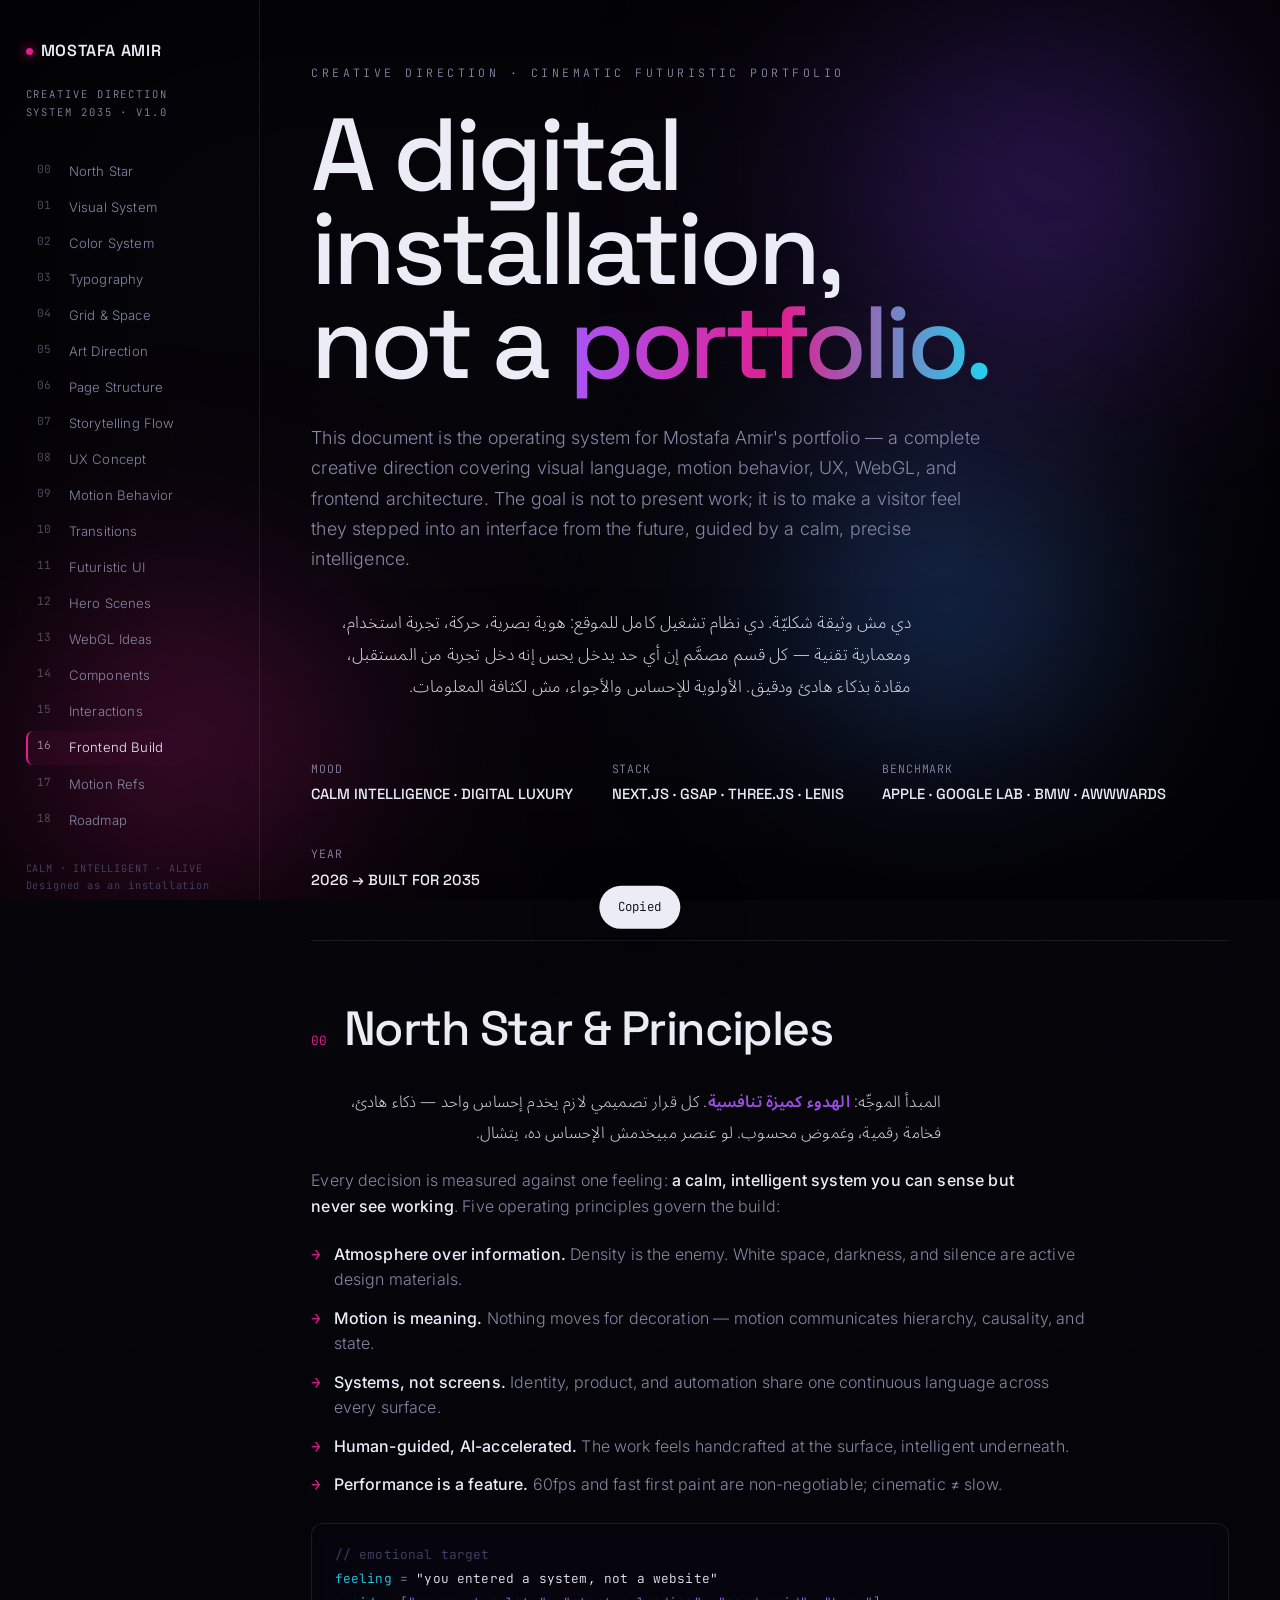
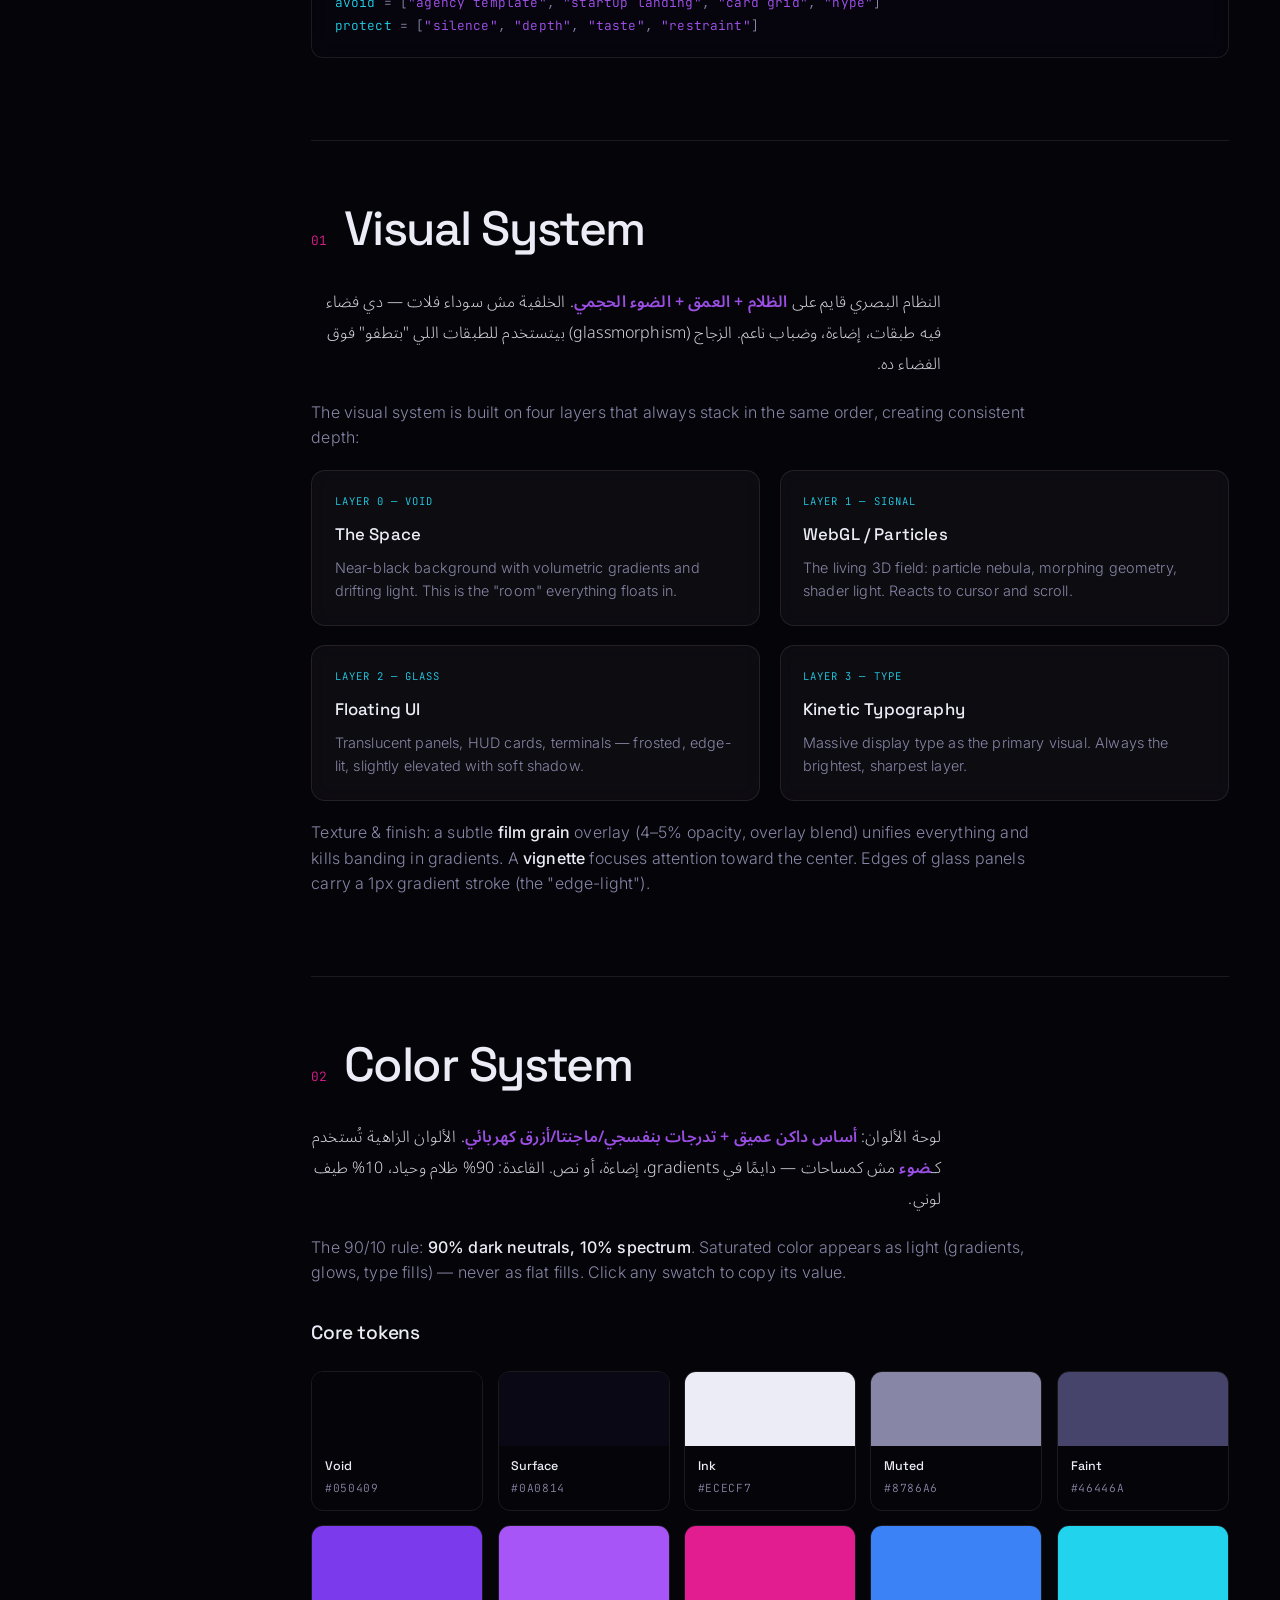
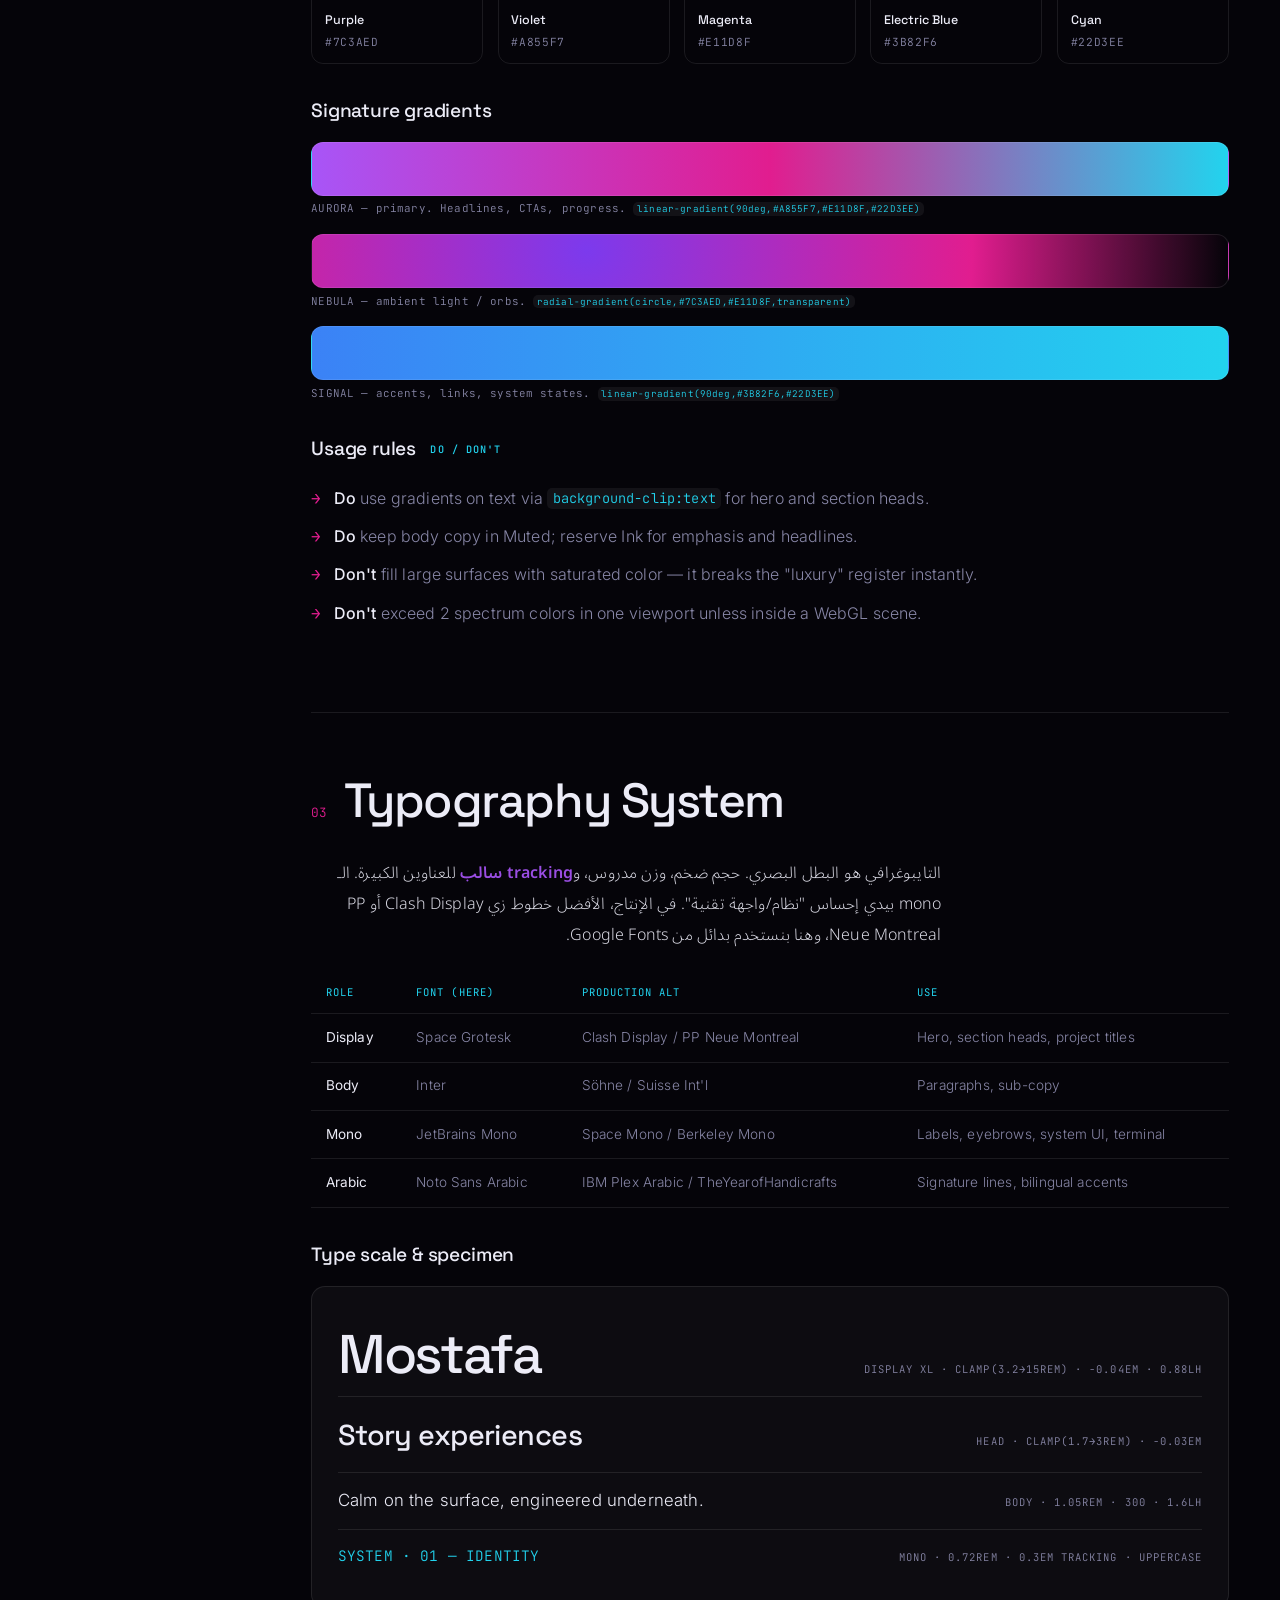
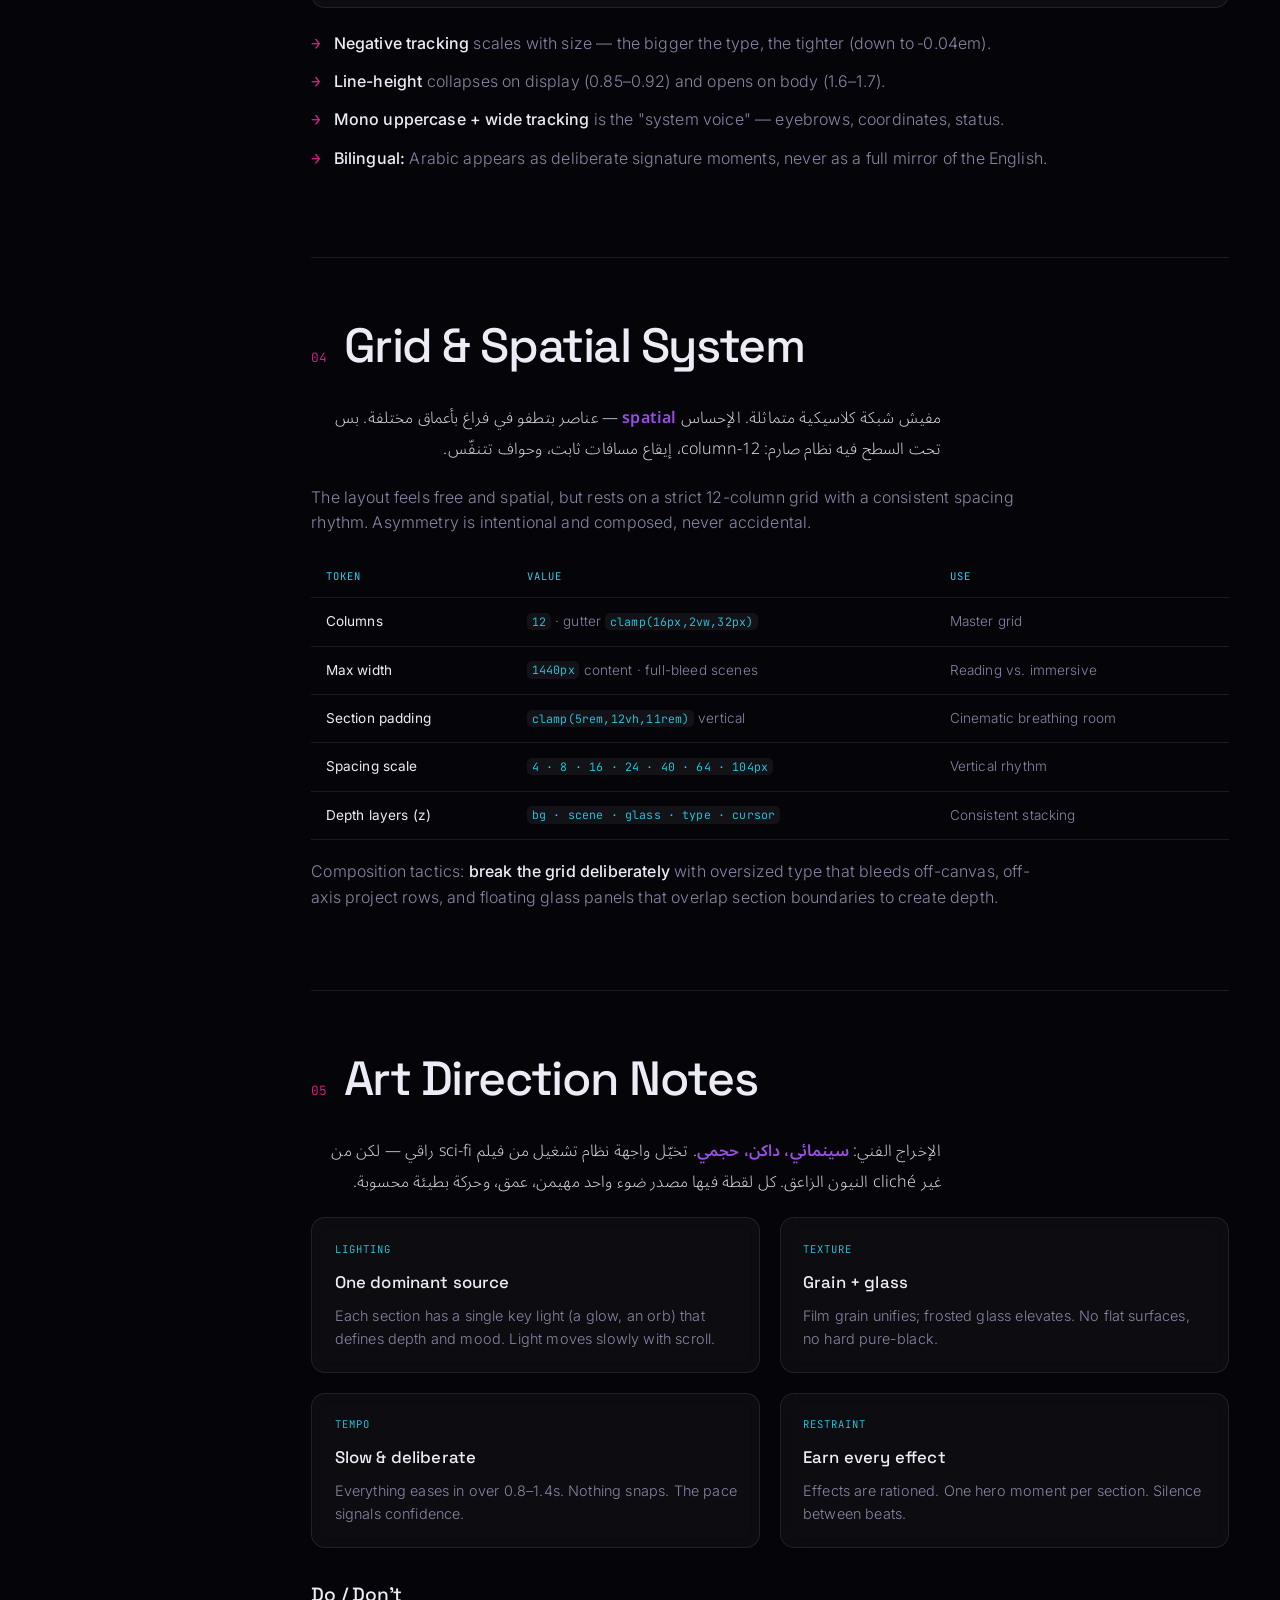
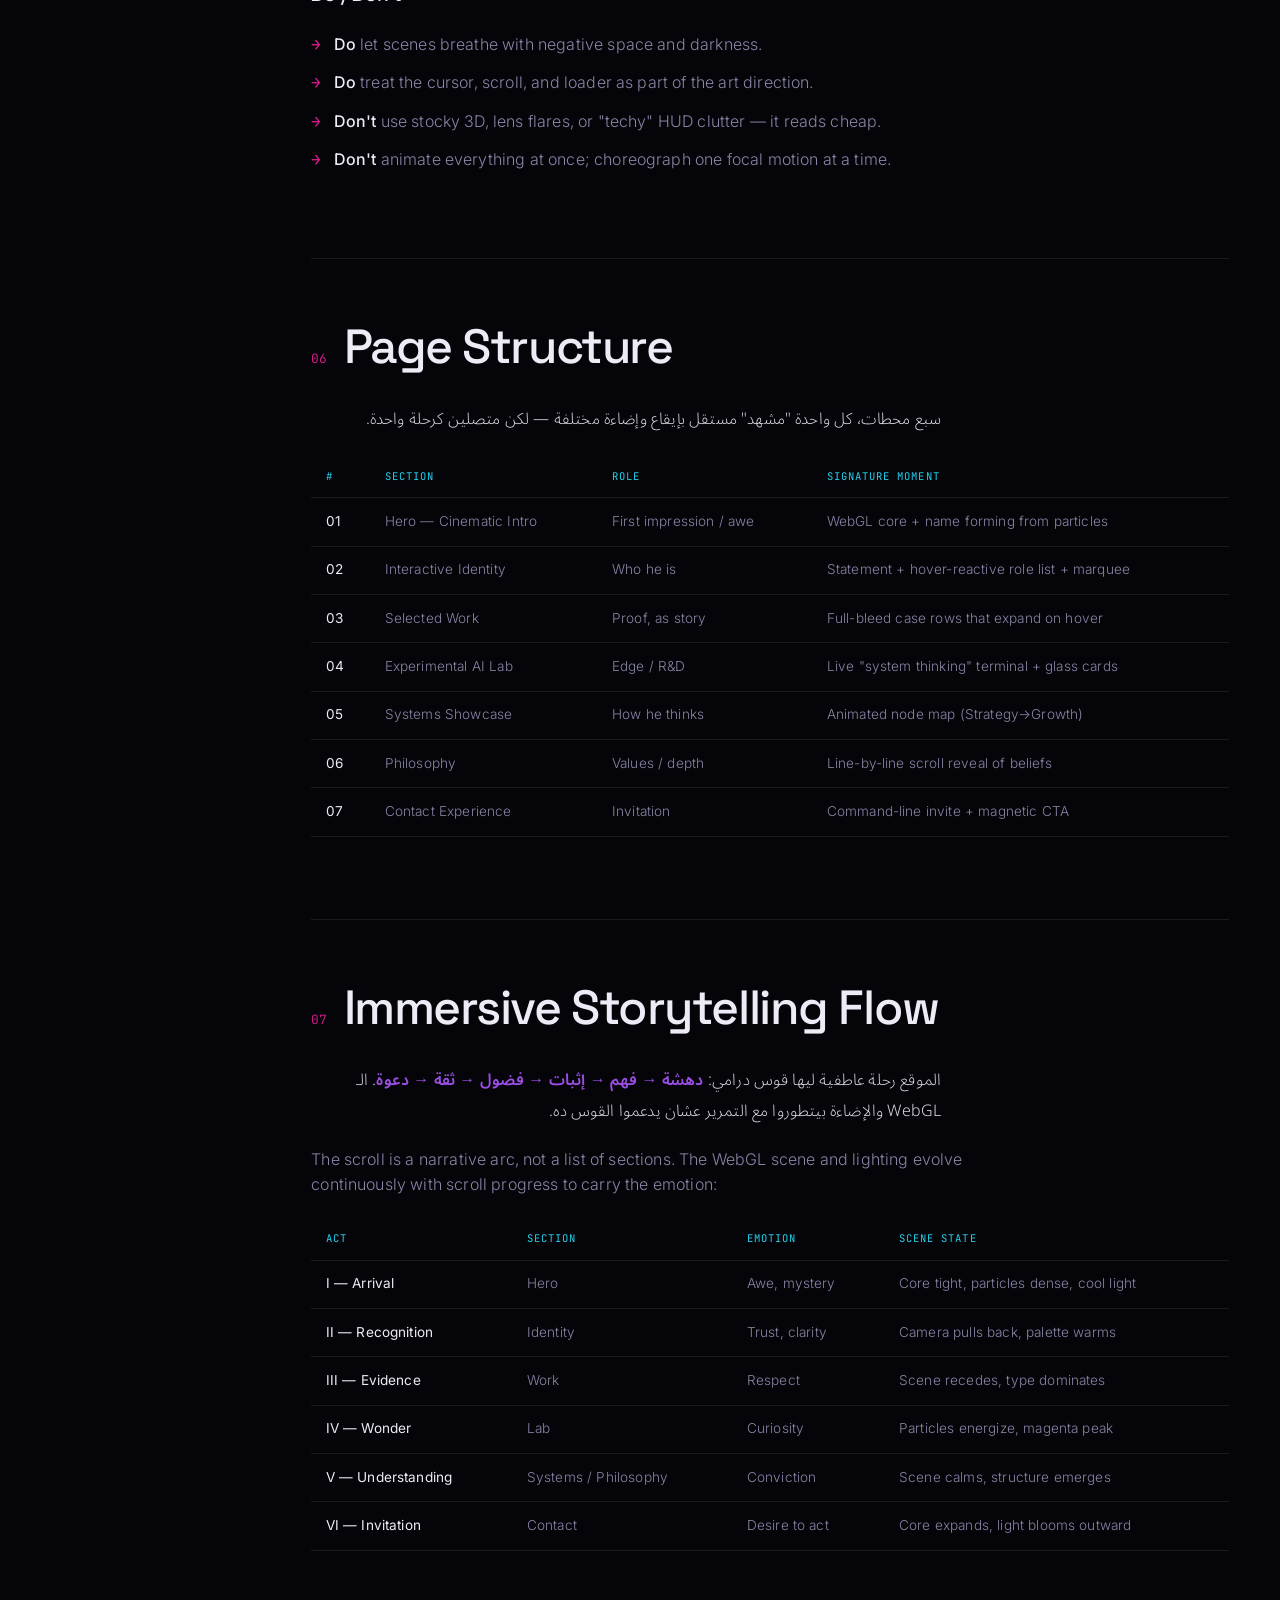
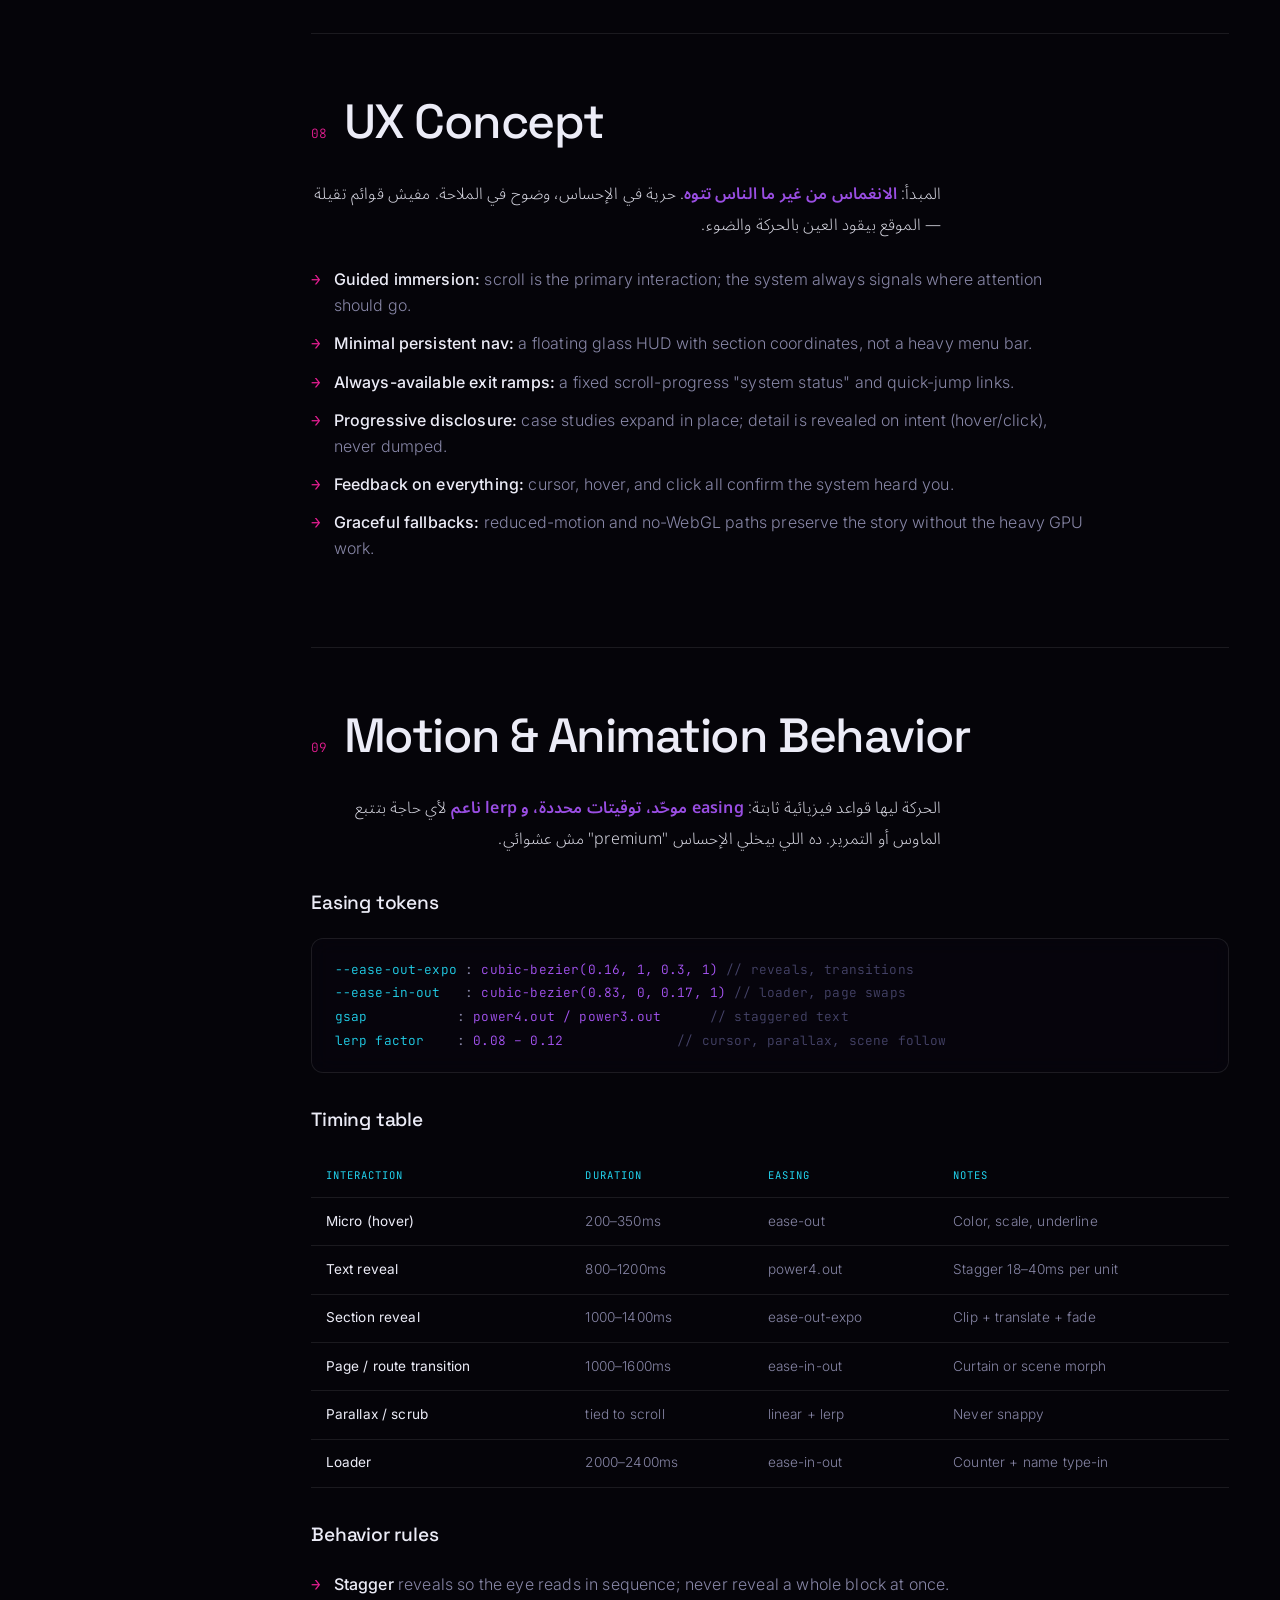
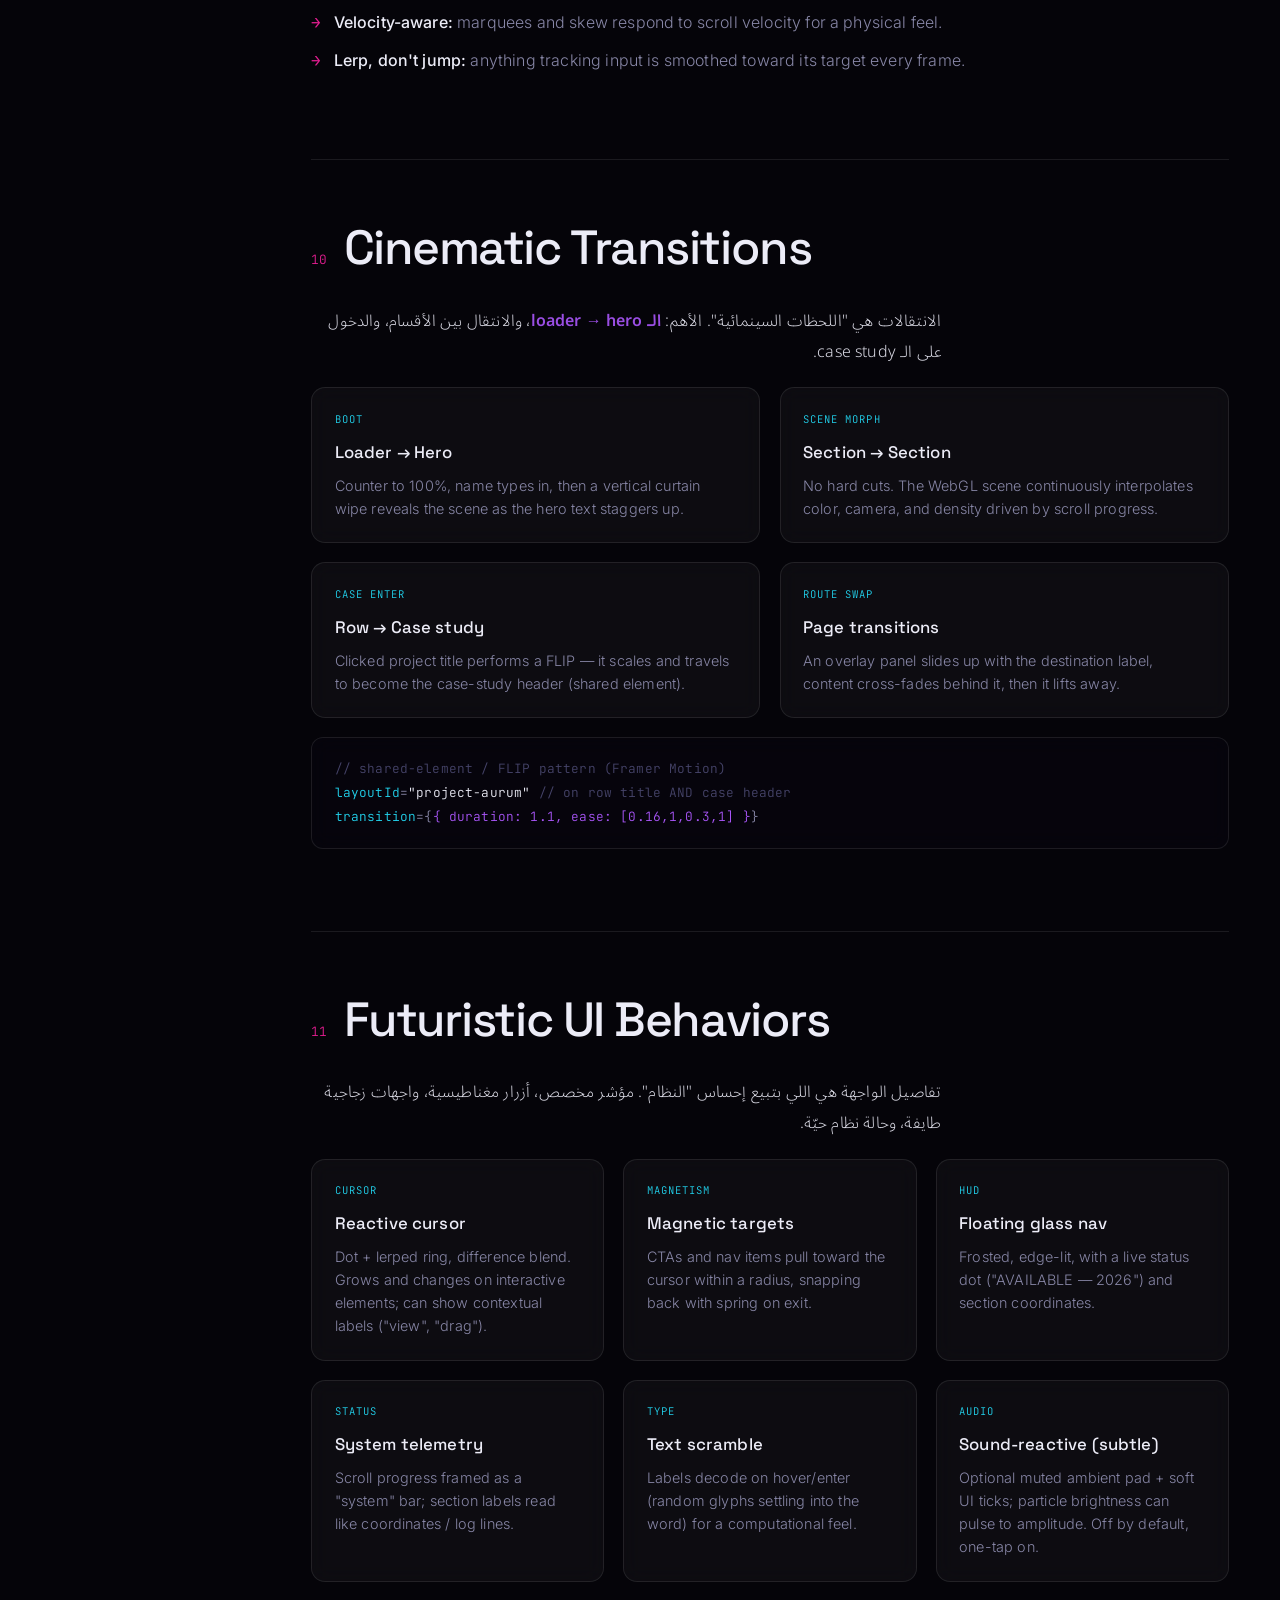
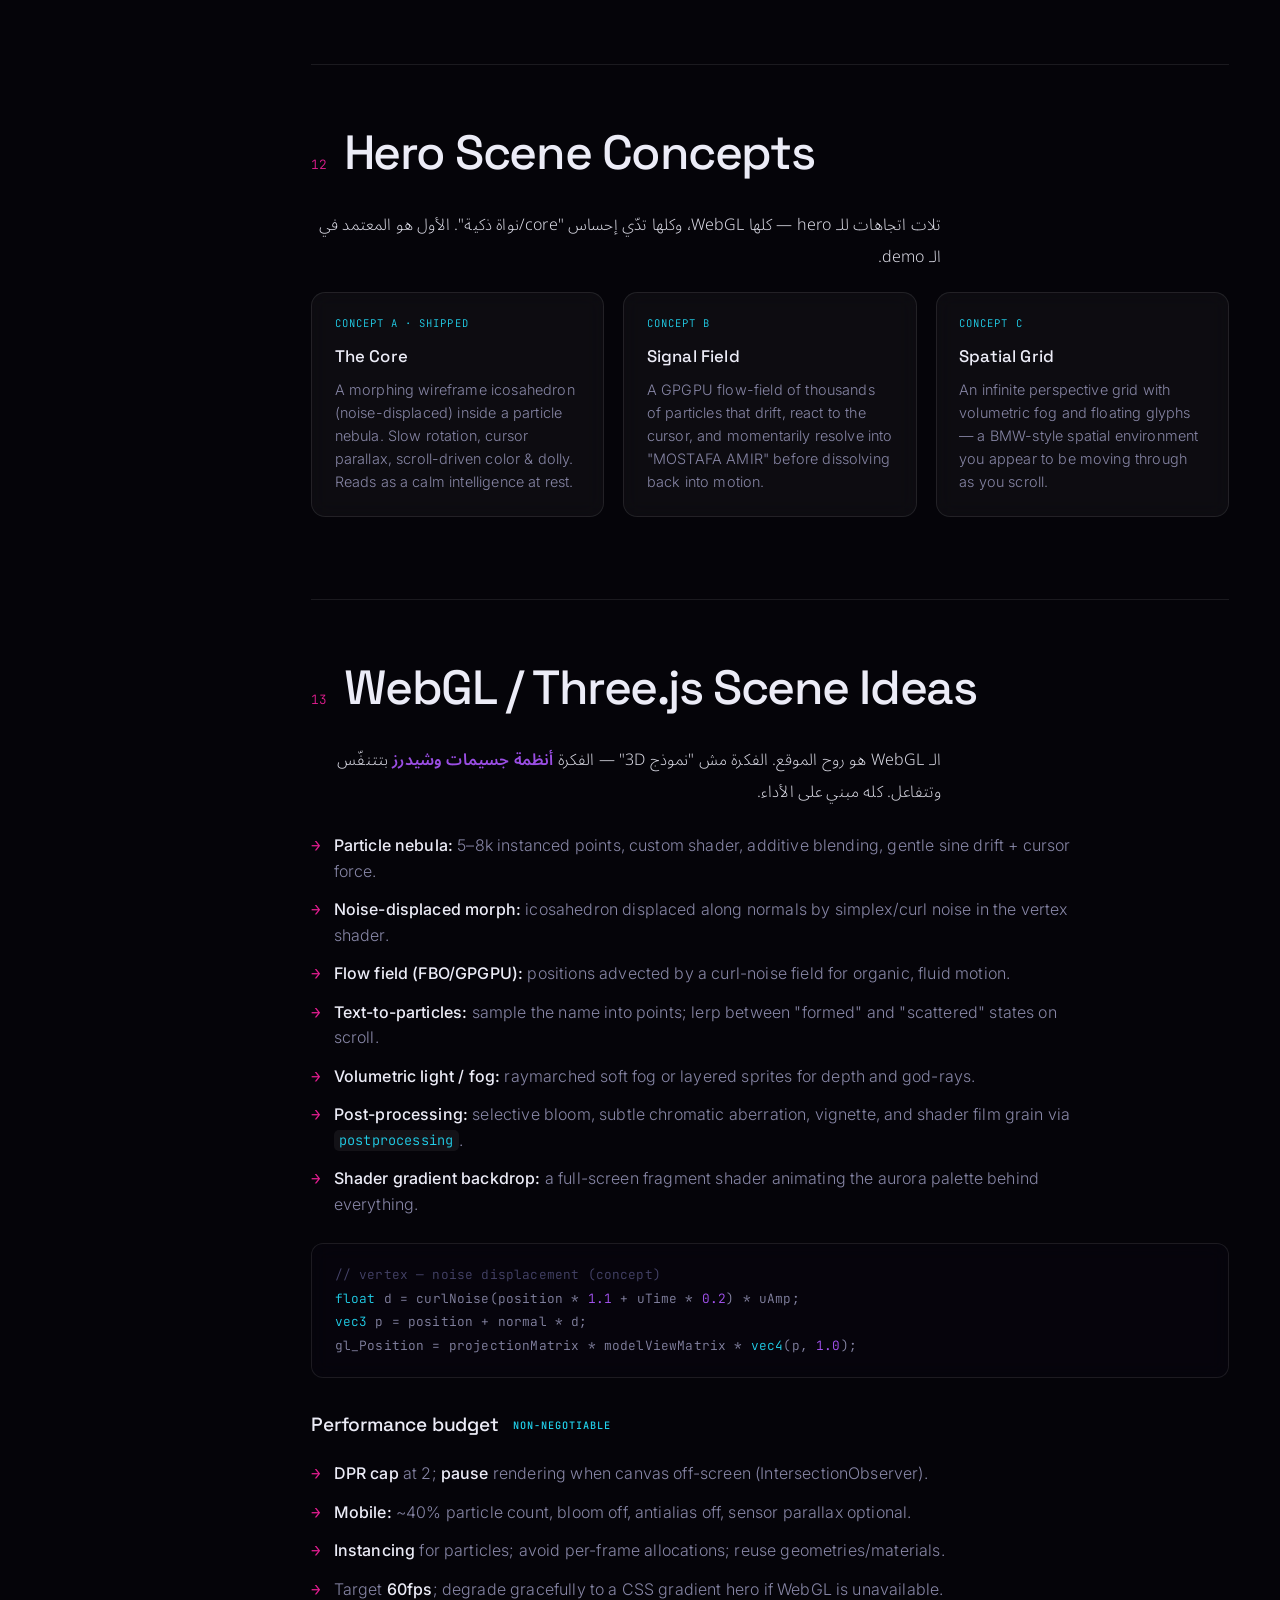
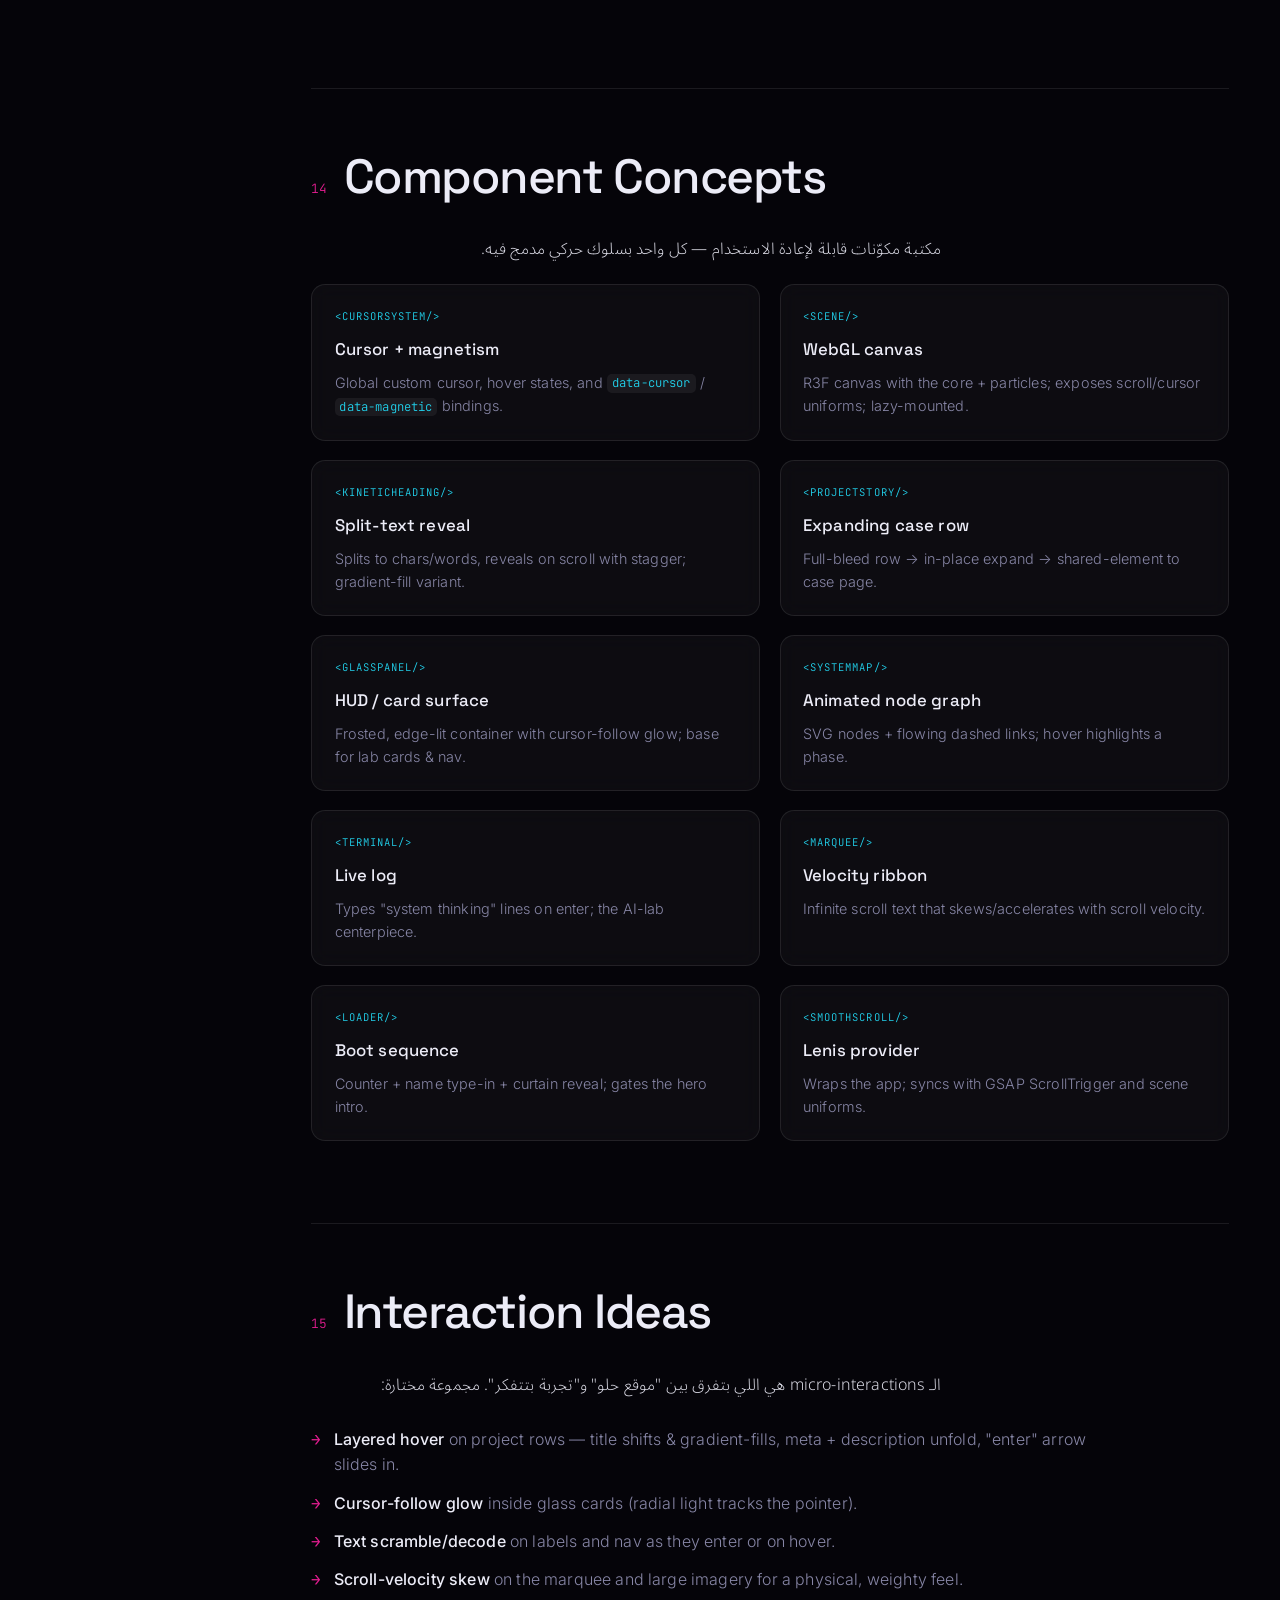
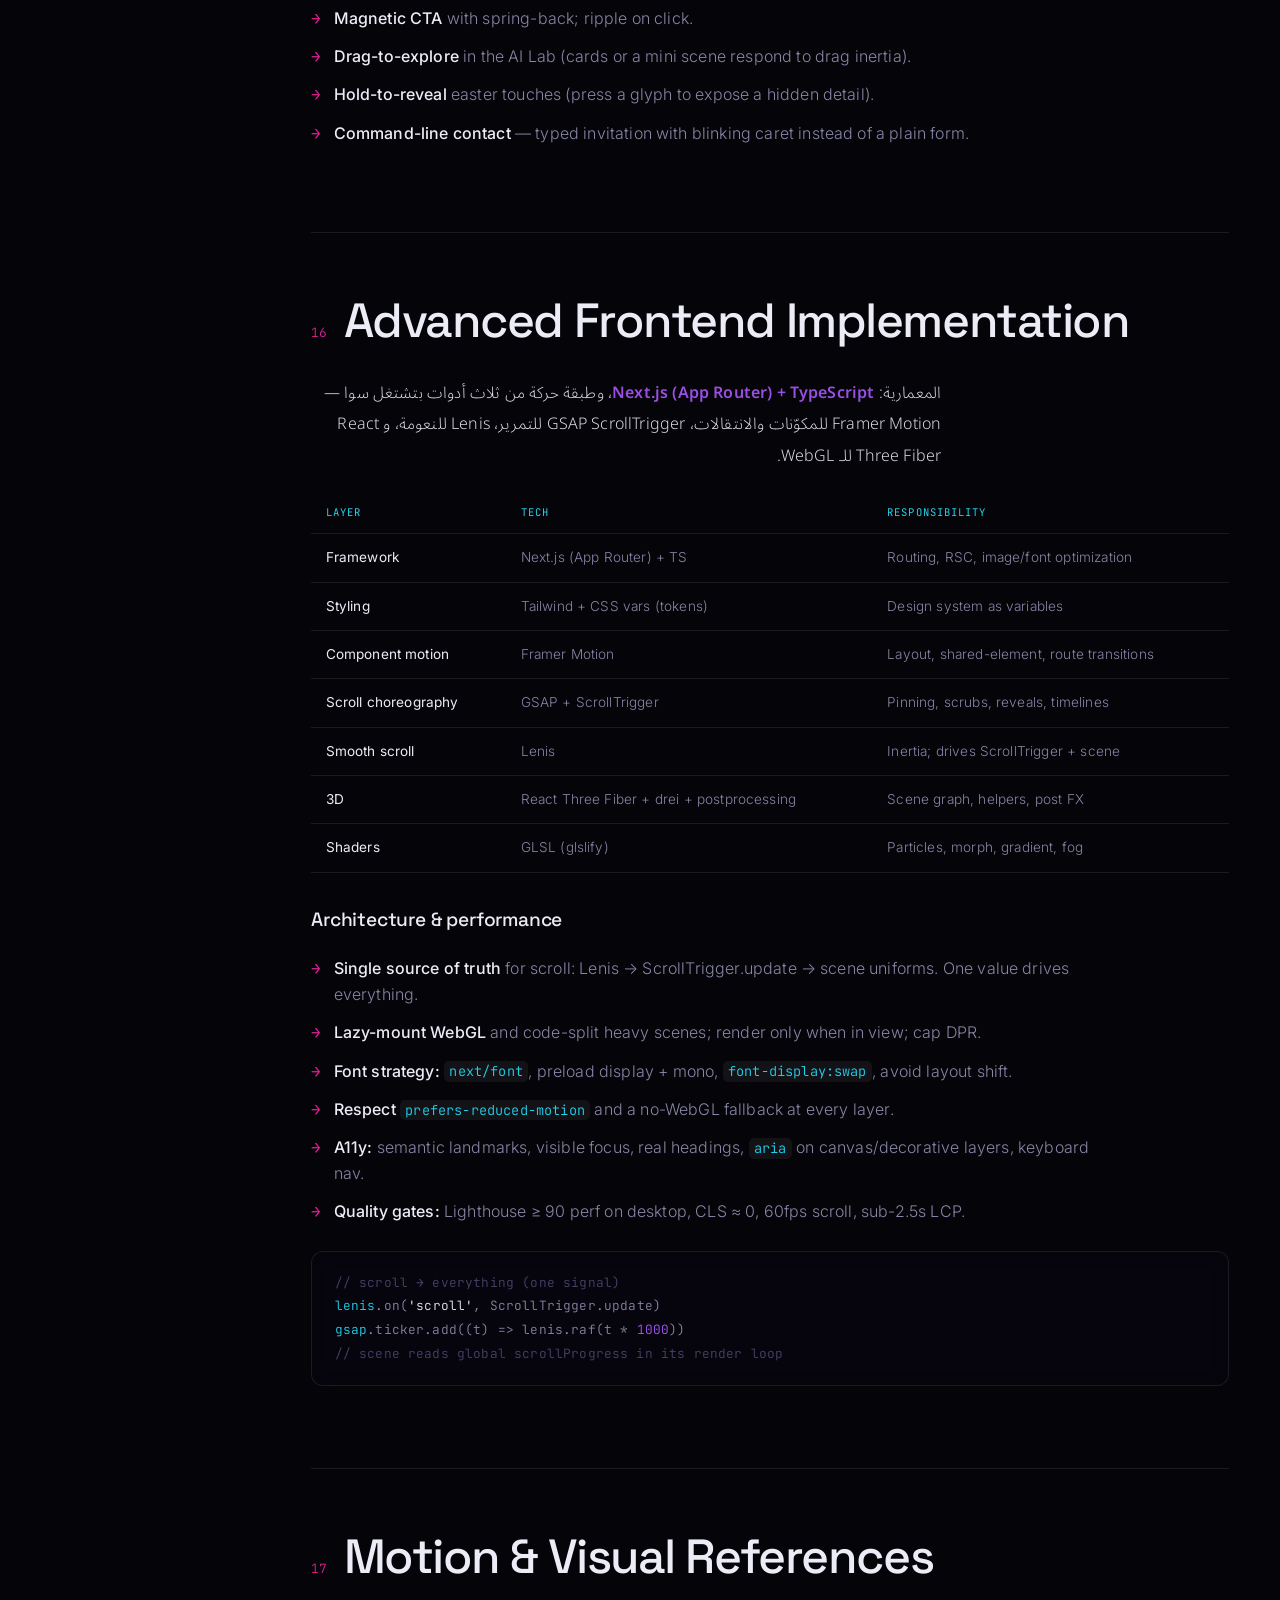
<file: creative-direction.html>
<!DOCTYPE html>
<html lang="en">
<head>
<meta charset="UTF-8" />
<meta name="viewport" content="width=device-width, initial-scale=1.0" />
<title>Mostafa Amir — Creative Direction · System 2035</title>
<meta name="description" content="Creative direction for a cinematic, futuristic portfolio — visual system, motion, UX, WebGL, and frontend architecture." />
<link rel="preconnect" href="https://fonts.googleapis.com">
<link rel="preconnect" href="https://fonts.gstatic.com" crossorigin>
<link href="https://fonts.googleapis.com/css2?family=Space+Grotesk:wght@300;400;500;600;700&family=Inter:wght@300;400;500;600&family=JetBrains+Mono:wght@400;500&family=Noto+Sans+Arabic:wght@300;400;500;600&display=swap" rel="stylesheet">
<style>
  :root{
    --bg:#050409; --bg-2:#0a0814; --ink:#ECECF7; --muted:#8786A6; --faint:#46446a;
    --purple:#7C3AED; --violet:#A855F7; --magenta:#E11D8F; --blue:#3B82F6; --cyan:#22D3EE;
    --line:rgba(255,255,255,0.09); --glass:rgba(255,255,255,0.035);
    --display:'Space Grotesk',sans-serif; --body:'Inter',system-ui,sans-serif;
    --mono:'JetBrains Mono',ui-monospace,monospace; --ar:'Noto Sans Arabic',sans-serif;
    --ease:cubic-bezier(0.16,1,0.3,1);
  }
  *{margin:0;padding:0;box-sizing:border-box}
  body{background:var(--bg);color:var(--ink);font-family:var(--body);font-weight:300;line-height:1.6;
    -webkit-font-smoothing:antialiased;overflow-x:hidden;letter-spacing:0.01em}
  ::selection{background:var(--magenta);color:#fff}
  a{color:inherit;text-decoration:none}

  /* ambient bg */
  .orbs{position:fixed;inset:0;z-index:0;pointer-events:none;overflow:hidden}
  .orb{position:absolute;border-radius:50%;filter:blur(90px);opacity:0.4;mix-blend-mode:screen}
  .orb.a{width:55vw;height:55vw;background:radial-gradient(circle,var(--purple),transparent 65%);top:-15vw;right:-10vw;animation:float1 26s ease-in-out infinite}
  .orb.b{width:48vw;height:48vw;background:radial-gradient(circle,var(--magenta),transparent 65%);bottom:-15vw;left:-12vw;animation:float2 30s ease-in-out infinite}
  .orb.c{width:38vw;height:38vw;background:radial-gradient(circle,var(--blue),transparent 65%);top:40%;left:55%;animation:float3 34s ease-in-out infinite}
  @keyframes float1{0%,100%{transform:translate(0,0)}50%{transform:translate(-6vw,8vw)}}
  @keyframes float2{0%,100%{transform:translate(0,0)}50%{transform:translate(8vw,-6vw)}}
  @keyframes float3{0%,100%{transform:translate(0,0)}50%{transform:translate(-8vw,-4vw)}}
  .grain{position:fixed;inset:-50%;z-index:1;pointer-events:none;opacity:0.04;mix-blend-mode:overlay;
    background-image:url("data:image/svg+xml,%3Csvg xmlns='http://www.w3.org/2000/svg' width='200' height='200'%3E%3Cfilter id='n'%3E%3CfeTurbulence type='fractalNoise' baseFrequency='0.85' numOctaves='2'/%3E%3C/filter%3E%3Crect width='100%25' height='100%25' filter='url(%23n)'/%3E%3C/svg%3E")}
  .vignette{position:fixed;inset:0;z-index:1;pointer-events:none;box-shadow:inset 0 0 220px 50px rgba(0,0,0,0.7)}

  .progress{position:fixed;top:0;left:0;height:2px;width:100%;z-index:90;transform:scaleX(0);transform-origin:left;
    background:linear-gradient(90deg,var(--violet),var(--magenta),var(--cyan))}

  /* layout */
  .wrap{position:relative;z-index:5;display:grid;grid-template-columns:260px 1fr;max-width:1440px;margin:0 auto}
  aside{position:sticky;top:0;height:100vh;padding:2.4rem 1.6rem;border-right:1px solid var(--line);
    display:flex;flex-direction:column;gap:1.4rem;overflow-y:auto}
  .brand{font-family:var(--display);font-weight:600;font-size:1rem;letter-spacing:0.04em;display:flex;align-items:center;gap:.5rem}
  .brand b{width:7px;height:7px;border-radius:50%;background:var(--magenta);box-shadow:0 0 12px var(--magenta)}
  .aside-sub{font-family:var(--mono);font-size:0.66rem;letter-spacing:0.18em;color:var(--muted);text-transform:uppercase;line-height:1.7}
  .toc{display:flex;flex-direction:column;gap:.1rem;margin-top:.6rem}
  .toc a{font-size:0.82rem;color:var(--muted);padding:.42rem .6rem;border-radius:7px;display:flex;gap:.6rem;
    transition:color .3s,background .3s;border-left:2px solid transparent}
  .toc a .n{font-family:var(--mono);font-size:0.7rem;opacity:.6;min-width:22px}
  .toc a:hover{color:var(--ink);background:var(--glass)}
  .toc a.active{color:var(--ink);border-left-color:var(--magenta);background:linear-gradient(90deg,rgba(225,29,143,0.08),transparent)}
  .aside-foot{margin-top:auto;font-family:var(--mono);font-size:0.64rem;color:var(--faint);letter-spacing:0.08em;line-height:1.7}

  main{padding:0 clamp(1.4rem,4vw,4.5rem)}
  @media(max-width:920px){.wrap{grid-template-columns:1fr}aside{display:none}main{padding:0 1.4rem}}

  /* hero of doc */
  .doc-hero{min-height:90vh;display:flex;flex-direction:column;justify-content:center;padding:4rem 0 3rem}
  .kicker{font-family:var(--mono);font-size:0.72rem;letter-spacing:0.3em;text-transform:uppercase;color:var(--muted);margin-bottom:1.6rem}
  .doc-hero h1{font-family:var(--display);font-weight:500;font-size:clamp(2.6rem,8vw,6.6rem);line-height:0.92;letter-spacing:-0.04em}
  .doc-hero h1 em{font-style:normal;background:linear-gradient(90deg,var(--violet),var(--magenta),var(--cyan));-webkit-background-clip:text;background-clip:text;color:transparent}
  .doc-hero .lead{margin-top:2rem;max-width:62ch;color:var(--muted);font-size:clamp(1rem,1.4vw,1.2rem);line-height:1.7}
  .doc-hero .lead-ar{font-family:var(--ar);direction:rtl;margin-top:1rem;max-width:60ch;color:var(--ink);font-size:1.05rem;line-height:1.9;opacity:.92}
  .meta-row{display:flex;gap:2.4rem;flex-wrap:wrap;margin-top:2.6rem;font-family:var(--mono);font-size:0.72rem;letter-spacing:0.08em;color:var(--muted);text-transform:uppercase}
  .meta-row b{color:var(--ink);font-weight:500;display:block;margin-top:.3rem;font-family:var(--display);font-size:0.92rem;letter-spacing:0}

  /* sections */
  section{padding:clamp(3rem,7vh,6rem) 0;border-top:1px solid var(--line)}
  .sec-head{display:flex;align-items:baseline;gap:1rem;margin-bottom:2rem}
  .sec-num{font-family:var(--mono);font-size:0.8rem;color:var(--magenta)}
  h2{font-family:var(--display);font-weight:500;font-size:clamp(1.7rem,4vw,3rem);letter-spacing:-0.03em;line-height:1.05}
  h3{font-family:var(--display);font-weight:500;font-size:1.2rem;margin:2rem 0 .9rem;letter-spacing:-0.01em}
  h3 .tag{font-family:var(--mono);font-size:0.64rem;color:var(--cyan);letter-spacing:0.1em;margin-left:.6rem;vertical-align:middle;text-transform:uppercase}
  p{color:var(--muted);max-width:74ch;margin-bottom:1rem}
  p strong{color:var(--ink);font-weight:500}
  .ar{font-family:var(--ar);direction:rtl;color:var(--ink);line-height:1.95;max-width:70ch;opacity:.92;margin-bottom:1.2rem}
  .ar strong{color:var(--violet);font-weight:600}
  ul{list-style:none;max-width:78ch;margin-bottom:1rem}
  li{color:var(--muted);padding:.4rem 0 .4rem 1.4rem;position:relative;line-height:1.6}
  li::before{content:"→";position:absolute;left:0;color:var(--magenta);font-family:var(--mono)}
  li b{color:var(--ink);font-weight:500}
  code{font-family:var(--mono);font-size:0.85em;background:rgba(255,255,255,0.06);padding:.1em .4em;border-radius:5px;color:var(--cyan)}

  .spec{font-family:var(--mono);font-size:0.8rem;background:rgba(8,7,16,0.55);border:1px solid var(--line);border-radius:12px;
    padding:1.2rem 1.4rem;margin:1.2rem 0;color:var(--muted);line-height:1.85;overflow-x:auto;backdrop-filter:blur(10px)}
  .spec .c{color:var(--faint)}.spec .k{color:var(--cyan)}.spec .v{color:var(--violet)}.spec .s{color:var(--ink)}

  .grid2{display:grid;grid-template-columns:1fr 1fr;gap:1.2rem;margin:1.2rem 0}
  .grid3{display:grid;grid-template-columns:repeat(3,1fr);gap:1.2rem;margin:1.2rem 0}
  @media(max-width:760px){.grid2,.grid3{grid-template-columns:1fr}}
  .card{border:1px solid var(--line);border-radius:14px;padding:1.4rem;background:var(--glass);backdrop-filter:blur(10px);
    transition:transform .5s var(--ease),border-color .5s;position:relative;overflow:hidden}
  .card:hover{transform:translateY(-4px);border-color:rgba(168,85,247,0.4)}
  .card h4{font-family:var(--display);font-weight:500;font-size:1.05rem;margin-bottom:.5rem}
  .card .lbl{font-family:var(--mono);font-size:0.66rem;color:var(--cyan);letter-spacing:0.1em;text-transform:uppercase;margin-bottom:.7rem}
  .card p{font-size:0.9rem;margin:0;color:var(--muted)}

  /* color swatches */
  .swatches{display:grid;grid-template-columns:repeat(auto-fill,minmax(150px,1fr));gap:.9rem;margin:1.4rem 0}
  .sw{border:1px solid var(--line);border-radius:12px;overflow:hidden;cursor:pointer;transition:transform .4s var(--ease)}
  .sw:hover{transform:translateY(-4px)}
  .sw .chip{height:74px}
  .sw .info{padding:.7rem .8rem;font-family:var(--mono);font-size:0.7rem}
  .sw .info b{display:block;color:var(--ink);font-size:0.78rem;margin-bottom:.2rem;font-family:var(--display);font-weight:500;letter-spacing:0}
  .sw .info span{color:var(--muted);text-transform:uppercase;letter-spacing:0.06em}
  .gradbar{height:54px;border-radius:12px;margin:.5rem 0 .3rem;border:1px solid var(--line)}
  .gradlabel{font-family:var(--mono);font-size:0.68rem;color:var(--muted);margin-bottom:1rem}

  /* type specimen */
  .specimen{border:1px solid var(--line);border-radius:14px;padding:1.6rem;margin:1rem 0;background:var(--glass)}
  .specimen .row{display:flex;justify-content:space-between;align-items:baseline;gap:1rem;padding:.9rem 0;border-bottom:1px solid var(--line)}
  .specimen .row:last-child{border-bottom:none}
  .specimen .lab{font-family:var(--mono);font-size:0.66rem;color:var(--muted);text-transform:uppercase;letter-spacing:0.1em;white-space:nowrap}
  .t-xl{font-family:var(--display);font-weight:500;font-size:clamp(2rem,5vw,3.4rem);letter-spacing:-0.04em;line-height:1}
  .t-h{font-family:var(--display);font-weight:500;font-size:1.8rem;letter-spacing:-0.02em}
  .t-b{font-family:var(--body);font-weight:300;font-size:1.05rem}
  .t-m{font-family:var(--mono);font-size:0.9rem;color:var(--cyan)}

  /* table */
  .tbl{width:100%;border-collapse:collapse;margin:1.2rem 0;font-size:0.85rem}
  .tbl th,.tbl td{text-align:left;padding:.8rem .9rem;border-bottom:1px solid var(--line);vertical-align:top}
  .tbl th{font-family:var(--mono);font-size:0.66rem;letter-spacing:0.1em;text-transform:uppercase;color:var(--cyan);font-weight:400}
  .tbl td{color:var(--muted)}.tbl td:first-child{color:var(--ink);font-weight:400;white-space:nowrap}
  .tbl code{white-space:nowrap}

  .pill{display:inline-block;font-family:var(--mono);font-size:0.66rem;letter-spacing:0.08em;text-transform:uppercase;
    border:1px solid var(--line);border-radius:100px;padding:.3rem .8rem;color:var(--muted);margin:.2rem .3rem .2rem 0}
  .pill.on{color:var(--ink);border-color:var(--magenta);background:rgba(225,29,143,0.08)}

  .reveal{opacity:0;transform:translateY(30px);transition:opacity 1s var(--ease),transform 1s var(--ease)}
  .reveal.in{opacity:1;transform:none}

  .endcard{border:1px solid var(--line);border-radius:18px;padding:clamp(2rem,5vw,3.4rem);margin:3rem 0;
    background:linear-gradient(135deg,rgba(124,58,237,0.12),rgba(225,29,143,0.06));text-align:center}
  .endcard h2{margin-bottom:1rem}
  .endcard p{margin:0 auto 1.5rem;max-width:56ch}
  .toast{position:fixed;bottom:1.4rem;left:50%;transform:translateX(-50%) translateY(120%);z-index:120;
    background:var(--ink);color:var(--bg);font-family:var(--mono);font-size:0.78rem;padding:.7rem 1.2rem;border-radius:100px;
    transition:transform .5s var(--ease);box-shadow:0 20px 60px rgba(0,0,0,.5)}
  .toast.show{transform:translateX(-50%) translateY(0)}
  @media (prefers-reduced-motion:reduce){.reveal{opacity:1;transform:none}.orb{animation:none}}
</style>
</head>
<body>
  <div class="orbs"><div class="orb a"></div><div class="orb b"></div><div class="orb c"></div></div>
  <div class="grain"></div><div class="vignette"></div>
  <div class="progress"></div>
  <div class="toast" id="toast">Copied</div>

  <div class="wrap">
    <!-- SIDEBAR -->
    <aside>
      <div class="brand"><b></b> MOSTAFA AMIR</div>
      <div class="aside-sub">Creative Direction<br>System 2035 · v1.0</div>
      <nav class="toc" id="toc">
        <a href="#north"><span class="n">00</span> North Star</a>
        <a href="#visual"><span class="n">01</span> Visual System</a>
        <a href="#color"><span class="n">02</span> Color System</a>
        <a href="#type"><span class="n">03</span> Typography</a>
        <a href="#grid"><span class="n">04</span> Grid &amp; Space</a>
        <a href="#art"><span class="n">05</span> Art Direction</a>
        <a href="#structure"><span class="n">06</span> Page Structure</a>
        <a href="#story"><span class="n">07</span> Storytelling Flow</a>
        <a href="#ux"><span class="n">08</span> UX Concept</a>
        <a href="#motion"><span class="n">09</span> Motion Behavior</a>
        <a href="#transitions"><span class="n">10</span> Transitions</a>
        <a href="#ui"><span class="n">11</span> Futuristic UI</a>
        <a href="#hero"><span class="n">12</span> Hero Scenes</a>
        <a href="#webgl"><span class="n">13</span> WebGL Ideas</a>
        <a href="#components"><span class="n">14</span> Components</a>
        <a href="#interactions"><span class="n">15</span> Interactions</a>
        <a href="#frontend"><span class="n">16</span> Frontend Build</a>
        <a href="#refs"><span class="n">17</span> Motion Refs</a>
        <a href="#roadmap"><span class="n">18</span> Roadmap</a>
      </nav>
      <div class="aside-foot">CALM · INTELLIGENT · ALIVE<br>Designed as an installation</div>
    </aside>

    <!-- MAIN -->
    <main>
      <header class="doc-hero">
        <div class="kicker">Creative Direction · Cinematic Futuristic Portfolio</div>
        <h1>A digital installation,<br>not a <em>portfolio.</em></h1>
        <p class="lead">This document is the operating system for Mostafa Amir's portfolio — a complete creative direction covering visual language, motion behavior, UX, WebGL, and frontend architecture. The goal is not to present work; it is to make a visitor feel they stepped into an interface from the future, guided by a calm, precise intelligence.</p>
        <p class="lead-ar">دي مش وثيقة شكليّة. دي نظام تشغيل كامل للموقع: هوية بصرية، حركة، تجربة استخدام، ومعمارية تقنية — كل قسم مصمَّم إن أي حد يدخل يحس إنه دخل تجربة من المستقبل، مقادة بذكاء هادئ ودقيق. الأولوية للإحساس والأجواء، مش لكثافة المعلومات.</p>
        <div class="meta-row">
          <span>Mood<b>Calm intelligence · Digital luxury</b></span>
          <span>Stack<b>Next.js · GSAP · Three.js · Lenis</b></span>
          <span>Benchmark<b>Apple · Google Lab · BMW · Awwwards</b></span>
          <span>Year<b>2026 → built for 2035</b></span>
        </div>
      </header>

      <!-- 00 NORTH STAR -->
      <section id="north" class="reveal">
        <div class="sec-head"><span class="sec-num">00</span><h2>North Star &amp; Principles</h2></div>
        <p class="ar">المبدأ الموجِّه: <strong>الهدوء كميزة تنافسية</strong>. كل قرار تصميمي لازم يخدم إحساس واحد — ذكاء هادئ، فخامة رقمية، وغموض محسوب. لو عنصر مبيخدمش الإحساس ده، يتشال.</p>
        <p>Every decision is measured against one feeling: <strong>a calm, intelligent system you can sense but never see working</strong>. Five operating principles govern the build:</p>
        <ul>
          <li><b>Atmosphere over information.</b> Density is the enemy. White space, darkness, and silence are active design materials.</li>
          <li><b>Motion is meaning.</b> Nothing moves for decoration — motion communicates hierarchy, causality, and state.</li>
          <li><b>Systems, not screens.</b> Identity, product, and automation share one continuous language across every surface.</li>
          <li><b>Human-guided, AI-accelerated.</b> The work feels handcrafted at the surface, intelligent underneath.</li>
          <li><b>Performance is a feature.</b> 60fps and fast first paint are non-negotiable; cinematic ≠ slow.</li>
        </ul>
        <div class="spec"><span class="c">// emotional target</span><br><span class="k">feeling</span> = <span class="s">"you entered a system, not a website"</span><br><span class="k">avoid</span> = [<span class="v">"agency template"</span>, <span class="v">"startup landing"</span>, <span class="v">"card grid"</span>, <span class="v">"hype"</span>]<br><span class="k">protect</span> = [<span class="v">"silence"</span>, <span class="v">"depth"</span>, <span class="v">"taste"</span>, <span class="v">"restraint"</span>]</div>
      </section>

      <!-- 01 VISUAL SYSTEM -->
      <section id="visual" class="reveal">
        <div class="sec-head"><span class="sec-num">01</span><h2>Visual System</h2></div>
        <p class="ar">النظام البصري قايم على <strong>الظلام + العمق + الضوء الحجمي</strong>. الخلفية مش سوداء فلات — دي فضاء فيه طبقات، إضاءة، وضباب ناعم. الزجاج (glassmorphism) بيتستخدم للطبقات اللي "بتطفو" فوق الفضاء ده.</p>
        <p>The visual system is built on four layers that always stack in the same order, creating consistent depth:</p>
        <div class="grid2">
          <div class="card"><div class="lbl">Layer 0 — Void</div><h4>The Space</h4><p>Near-black background with volumetric gradients and drifting light. This is the "room" everything floats in.</p></div>
          <div class="card"><div class="lbl">Layer 1 — Signal</div><h4>WebGL / Particles</h4><p>The living 3D field: particle nebula, morphing geometry, shader light. Reacts to cursor and scroll.</p></div>
          <div class="card"><div class="lbl">Layer 2 — Glass</div><h4>Floating UI</h4><p>Translucent panels, HUD cards, terminals — frosted, edge-lit, slightly elevated with soft shadow.</p></div>
          <div class="card"><div class="lbl">Layer 3 — Type</div><h4>Kinetic Typography</h4><p>Massive display type as the primary visual. Always the brightest, sharpest layer.</p></div>
        </div>
        <p>Texture &amp; finish: a subtle <strong>film grain</strong> overlay (4–5% opacity, overlay blend) unifies everything and kills banding in gradients. A <strong>vignette</strong> focuses attention toward the center. Edges of glass panels carry a 1px gradient stroke (the "edge-light").</p>
      </section>

      <!-- 02 COLOR -->
      <section id="color" class="reveal">
        <div class="sec-head"><span class="sec-num">02</span><h2>Color System</h2></div>
        <p class="ar">لوحة الألوان: <strong>أساس داكن عميق + تدرجات بنفسجي/ماجنتا/أزرق كهربائي</strong>. الألوان الزاهية تُستخدم كـ<strong>ضوء</strong> مش كمساحات — دايمًا في gradients، إضاءة، أو نص. القاعدة: 90% ظلام وحياد، 10% طيف لوني.</p>
        <p>The 90/10 rule: <strong>90% dark neutrals, 10% spectrum</strong>. Saturated color appears as light (gradients, glows, type fills) — never as flat fills. Click any swatch to copy its value.</p>
        <h3>Core tokens</h3>
        <div class="swatches" id="swatches">
          <div class="sw" data-hex="#050409"><div class="chip" style="background:#050409"></div><div class="info"><b>Void</b><span>#050409</span></div></div>
          <div class="sw" data-hex="#0A0814"><div class="chip" style="background:#0A0814"></div><div class="info"><b>Surface</b><span>#0A0814</span></div></div>
          <div class="sw" data-hex="#ECECF7"><div class="chip" style="background:#ECECF7"></div><div class="info"><b>Ink</b><span>#ECECF7</span></div></div>
          <div class="sw" data-hex="#8786A6"><div class="chip" style="background:#8786A6"></div><div class="info"><b>Muted</b><span>#8786A6</span></div></div>
          <div class="sw" data-hex="#46446A"><div class="chip" style="background:#46446A"></div><div class="info"><b>Faint</b><span>#46446A</span></div></div>
          <div class="sw" data-hex="#7C3AED"><div class="chip" style="background:#7C3AED"></div><div class="info"><b>Purple</b><span>#7C3AED</span></div></div>
          <div class="sw" data-hex="#A855F7"><div class="chip" style="background:#A855F7"></div><div class="info"><b>Violet</b><span>#A855F7</span></div></div>
          <div class="sw" data-hex="#E11D8F"><div class="chip" style="background:#E11D8F"></div><div class="info"><b>Magenta</b><span>#E11D8F</span></div></div>
          <div class="sw" data-hex="#3B82F6"><div class="chip" style="background:#3B82F6"></div><div class="info"><b>Electric Blue</b><span>#3B82F6</span></div></div>
          <div class="sw" data-hex="#22D3EE"><div class="chip" style="background:#22D3EE"></div><div class="info"><b>Cyan</b><span>#22D3EE</span></div></div>
        </div>
        <h3>Signature gradients</h3>
        <div class="gradbar" style="background:linear-gradient(90deg,#A855F7,#E11D8F,#22D3EE)"></div>
        <div class="gradlabel">AURORA — primary. Headlines, CTAs, progress. <code>linear-gradient(90deg,#A855F7,#E11D8F,#22D3EE)</code></div>
        <div class="gradbar" style="background:radial-gradient(circle at 30% 30%,#7C3AED,#E11D8F 60%,transparent)"></div>
        <div class="gradlabel">NEBULA — ambient light / orbs. <code>radial-gradient(circle,#7C3AED,#E11D8F,transparent)</code></div>
        <div class="gradbar" style="background:linear-gradient(90deg,#3B82F6,#22D3EE)"></div>
        <div class="gradlabel">SIGNAL — accents, links, system states. <code>linear-gradient(90deg,#3B82F6,#22D3EE)</code></div>
        <h3>Usage rules <span class="tag">do / don't</span></h3>
        <ul>
          <li><b>Do</b> use gradients on text via <code>background-clip:text</code> for hero and section heads.</li>
          <li><b>Do</b> keep body copy in Muted; reserve Ink for emphasis and headlines.</li>
          <li><b>Don't</b> fill large surfaces with saturated color — it breaks the "luxury" register instantly.</li>
          <li><b>Don't</b> exceed 2 spectrum colors in one viewport unless inside a WebGL scene.</li>
        </ul>
      </section>

      <!-- 03 TYPOGRAPHY -->
      <section id="type" class="reveal">
        <div class="sec-head"><span class="sec-num">03</span><h2>Typography System</h2></div>
        <p class="ar">التايبوغرافي هو البطل البصري. حجم ضخم، وزن مدروس، و<strong>tracking سالب</strong> للعناوين الكبيرة. الـ mono بيدي إحساس "نظام/واجهة تقنية". في الإنتاج، الأفضل خطوط زي Clash Display أو PP Neue Montreal، وهنا بنستخدم بدائل من Google Fonts.</p>
        <table class="tbl">
          <tr><th>Role</th><th>Font (here)</th><th>Production alt</th><th>Use</th></tr>
          <tr><td>Display</td><td>Space Grotesk</td><td>Clash Display / PP Neue Montreal</td><td>Hero, section heads, project titles</td></tr>
          <tr><td>Body</td><td>Inter</td><td>Söhne / Suisse Int'l</td><td>Paragraphs, sub-copy</td></tr>
          <tr><td>Mono</td><td>JetBrains Mono</td><td>Space Mono / Berkeley Mono</td><td>Labels, eyebrows, system UI, terminal</td></tr>
          <tr><td>Arabic</td><td>Noto Sans Arabic</td><td>IBM Plex Arabic / TheYearofHandicrafts</td><td>Signature lines, bilingual accents</td></tr>
        </table>
        <h3>Type scale &amp; specimen</h3>
        <div class="specimen">
          <div class="row"><span class="t-xl">Mostafa</span><span class="lab">Display XL · clamp(3.2→15rem) · ‑0.04em · 0.88lh</span></div>
          <div class="row"><span class="t-h">Story experiences</span><span class="lab">Head · clamp(1.7→3rem) · ‑0.03em</span></div>
          <div class="row"><span class="t-b">Calm on the surface, engineered underneath.</span><span class="lab">Body · 1.05rem · 300 · 1.6lh</span></div>
          <div class="row"><span class="t-m">SYSTEM · 01 — IDENTITY</span><span class="lab">Mono · 0.72rem · 0.3em tracking · uppercase</span></div>
        </div>
        <ul>
          <li><b>Negative tracking</b> scales with size — the bigger the type, the tighter (down to ‑0.04em).</li>
          <li><b>Line-height</b> collapses on display (0.85–0.92) and opens on body (1.6–1.7).</li>
          <li><b>Mono uppercase + wide tracking</b> is the "system voice" — eyebrows, coordinates, status.</li>
          <li><b>Bilingual:</b> Arabic appears as deliberate signature moments, never as a full mirror of the English.</li>
        </ul>
      </section>

      <!-- 04 GRID -->
      <section id="grid" class="reveal">
        <div class="sec-head"><span class="sec-num">04</span><h2>Grid &amp; Spatial System</h2></div>
        <p class="ar">مفيش شبكة كلاسيكية متماثلة. الإحساس <strong>spatial</strong> — عناصر بتطفو في فراغ بأعماق مختلفة. بس تحت السطح فيه نظام صارم: 12-column، إيقاع مسافات ثابت، وحواف تتنفّس.</p>
        <p>The layout feels free and spatial, but rests on a strict 12-column grid with a consistent spacing rhythm. Asymmetry is intentional and composed, never accidental.</p>
        <table class="tbl">
          <tr><th>Token</th><th>Value</th><th>Use</th></tr>
          <tr><td>Columns</td><td><code>12</code> · gutter <code>clamp(16px,2vw,32px)</code></td><td>Master grid</td></tr>
          <tr><td>Max width</td><td><code>1440px</code> content · full-bleed scenes</td><td>Reading vs. immersive</td></tr>
          <tr><td>Section padding</td><td><code>clamp(5rem,12vh,11rem)</code> vertical</td><td>Cinematic breathing room</td></tr>
          <tr><td>Spacing scale</td><td><code>4 · 8 · 16 · 24 · 40 · 64 · 104px</code></td><td>Vertical rhythm</td></tr>
          <tr><td>Depth layers (z)</td><td><code>bg · scene · glass · type · cursor</code></td><td>Consistent stacking</td></tr>
        </table>
        <p>Composition tactics: <strong>break the grid deliberately</strong> with oversized type that bleeds off-canvas, off-axis project rows, and floating glass panels that overlap section boundaries to create depth.</p>
      </section>

      <!-- 05 ART DIRECTION -->
      <section id="art" class="reveal">
        <div class="sec-head"><span class="sec-num">05</span><h2>Art Direction Notes</h2></div>
        <p class="ar">الإخراج الفني: <strong>سينمائي، داكن، حجمي</strong>. تخيّل واجهة نظام تشغيل من فيلم sci-fi راقي — لكن من غير cliché النيون الزاعق. كل لقطة فيها مصدر ضوء واحد مهيمن، عمق، وحركة بطيئة محسوبة.</p>
        <div class="grid2">
          <div class="card"><div class="lbl">Lighting</div><h4>One dominant source</h4><p>Each section has a single key light (a glow, an orb) that defines depth and mood. Light moves slowly with scroll.</p></div>
          <div class="card"><div class="lbl">Texture</div><h4>Grain + glass</h4><p>Film grain unifies; frosted glass elevates. No flat surfaces, no hard pure-black.</p></div>
          <div class="card"><div class="lbl">Tempo</div><h4>Slow &amp; deliberate</h4><p>Everything eases in over 0.8–1.4s. Nothing snaps. The pace signals confidence.</p></div>
          <div class="card"><div class="lbl">Restraint</div><h4>Earn every effect</h4><p>Effects are rationed. One hero moment per section. Silence between beats.</p></div>
        </div>
        <h3>Do / Don't</h3>
        <ul>
          <li><b>Do</b> let scenes breathe with negative space and darkness.</li>
          <li><b>Do</b> treat the cursor, scroll, and loader as part of the art direction.</li>
          <li><b>Don't</b> use stocky 3D, lens flares, or "techy" HUD clutter — it reads cheap.</li>
          <li><b>Don't</b> animate everything at once; choreograph one focal motion at a time.</li>
        </ul>
      </section>

      <!-- 06 STRUCTURE -->
      <section id="structure" class="reveal">
        <div class="sec-head"><span class="sec-num">06</span><h2>Page Structure</h2></div>
        <p class="ar">سبع محطات، كل واحدة "مشهد" مستقل بإيقاع وإضاءة مختلفة — لكن متصلين كرحلة واحدة.</p>
        <table class="tbl">
          <tr><th>#</th><th>Section</th><th>Role</th><th>Signature moment</th></tr>
          <tr><td>01</td><td>Hero — Cinematic Intro</td><td>First impression / awe</td><td>WebGL core + name forming from particles</td></tr>
          <tr><td>02</td><td>Interactive Identity</td><td>Who he is</td><td>Statement + hover-reactive role list + marquee</td></tr>
          <tr><td>03</td><td>Selected Work</td><td>Proof, as story</td><td>Full-bleed case rows that expand on hover</td></tr>
          <tr><td>04</td><td>Experimental AI Lab</td><td>Edge / R&amp;D</td><td>Live "system thinking" terminal + glass cards</td></tr>
          <tr><td>05</td><td>Systems Showcase</td><td>How he thinks</td><td>Animated node map (Strategy→Growth)</td></tr>
          <tr><td>06</td><td>Philosophy</td><td>Values / depth</td><td>Line-by-line scroll reveal of beliefs</td></tr>
          <tr><td>07</td><td>Contact Experience</td><td>Invitation</td><td>Command-line invite + magnetic CTA</td></tr>
        </table>
      </section>

      <!-- 07 STORYTELLING -->
      <section id="story" class="reveal">
        <div class="sec-head"><span class="sec-num">07</span><h2>Immersive Storytelling Flow</h2></div>
        <p class="ar">الموقع رحلة عاطفية ليها قوس درامي: <strong>دهشة → فهم → إثبات → فضول → ثقة → دعوة</strong>. الـ WebGL والإضاءة بيتطوروا مع التمرير عشان يدعموا القوس ده.</p>
        <p>The scroll is a narrative arc, not a list of sections. The WebGL scene and lighting evolve continuously with scroll progress to carry the emotion:</p>
        <table class="tbl">
          <tr><th>Act</th><th>Section</th><th>Emotion</th><th>Scene state</th></tr>
          <tr><td>I — Arrival</td><td>Hero</td><td>Awe, mystery</td><td>Core tight, particles dense, cool light</td></tr>
          <tr><td>II — Recognition</td><td>Identity</td><td>Trust, clarity</td><td>Camera pulls back, palette warms</td></tr>
          <tr><td>III — Evidence</td><td>Work</td><td>Respect</td><td>Scene recedes, type dominates</td></tr>
          <tr><td>IV — Wonder</td><td>Lab</td><td>Curiosity</td><td>Particles energize, magenta peak</td></tr>
          <tr><td>V — Understanding</td><td>Systems / Philosophy</td><td>Conviction</td><td>Scene calms, structure emerges</td></tr>
          <tr><td>VI — Invitation</td><td>Contact</td><td>Desire to act</td><td>Core expands, light blooms outward</td></tr>
        </table>
      </section>

      <!-- 08 UX -->
      <section id="ux" class="reveal">
        <div class="sec-head"><span class="sec-num">08</span><h2>UX Concept</h2></div>
        <p class="ar">المبدأ: <strong>الانغماس من غير ما الناس تتوه</strong>. حرية في الإحساس، وضوح في الملاحة. مفيش قوائم تقيلة — الموقع بيقود العين بالحركة والضوء.</p>
        <ul>
          <li><b>Guided immersion:</b> scroll is the primary interaction; the system always signals where attention should go.</li>
          <li><b>Minimal persistent nav:</b> a floating glass HUD with section coordinates, not a heavy menu bar.</li>
          <li><b>Always-available exit ramps:</b> a fixed scroll-progress "system status" and quick-jump links.</li>
          <li><b>Progressive disclosure:</b> case studies expand in place; detail is revealed on intent (hover/click), never dumped.</li>
          <li><b>Feedback on everything:</b> cursor, hover, and click all confirm the system heard you.</li>
          <li><b>Graceful fallbacks:</b> reduced-motion and no-WebGL paths preserve the story without the heavy GPU work.</li>
        </ul>
      </section>

      <!-- 09 MOTION -->
      <section id="motion" class="reveal">
        <div class="sec-head"><span class="sec-num">09</span><h2>Motion &amp; Animation Behavior</h2></div>
        <p class="ar">الحركة ليها قواعد فيزيائية ثابتة: <strong>easing موحّد، توقيتات محددة، و lerp ناعم</strong> لأي حاجة بتتبع الماوس أو التمرير. ده اللي بيخلي الإحساس "premium" مش عشوائي.</p>
        <h3>Easing tokens</h3>
        <div class="spec"><span class="k">--ease-out-expo</span> : <span class="v">cubic-bezier(0.16, 1, 0.3, 1)</span>  <span class="c">// reveals, transitions</span><br><span class="k">--ease-in-out</span>&nbsp;&nbsp; : <span class="v">cubic-bezier(0.83, 0, 0.17, 1)</span> <span class="c">// loader, page swaps</span><br><span class="k">gsap</span>&nbsp;&nbsp;&nbsp;&nbsp;&nbsp;&nbsp;&nbsp;&nbsp;&nbsp;&nbsp; : <span class="v">power4.out / power3.out</span>&nbsp;&nbsp;&nbsp;&nbsp;&nbsp; <span class="c">// staggered text</span><br><span class="k">lerp factor</span>&nbsp;&nbsp;&nbsp; : <span class="v">0.08 – 0.12</span>&nbsp;&nbsp;&nbsp;&nbsp;&nbsp;&nbsp;&nbsp;&nbsp;&nbsp;&nbsp;&nbsp;&nbsp;&nbsp; <span class="c">// cursor, parallax, scene follow</span></div>
        <h3>Timing table</h3>
        <table class="tbl">
          <tr><th>Interaction</th><th>Duration</th><th>Easing</th><th>Notes</th></tr>
          <tr><td>Micro (hover)</td><td>200–350ms</td><td>ease-out</td><td>Color, scale, underline</td></tr>
          <tr><td>Text reveal</td><td>800–1200ms</td><td>power4.out</td><td>Stagger 18–40ms per unit</td></tr>
          <tr><td>Section reveal</td><td>1000–1400ms</td><td>ease-out-expo</td><td>Clip + translate + fade</td></tr>
          <tr><td>Page / route transition</td><td>1000–1600ms</td><td>ease-in-out</td><td>Curtain or scene morph</td></tr>
          <tr><td>Parallax / scrub</td><td>tied to scroll</td><td>linear + lerp</td><td>Never snappy</td></tr>
          <tr><td>Loader</td><td>2000–2400ms</td><td>ease-in-out</td><td>Counter + name type-in</td></tr>
        </table>
        <h3>Behavior rules</h3>
        <ul>
          <li><b>Stagger</b> reveals so the eye reads in sequence; never reveal a whole block at once.</li>
          <li><b>Velocity-aware:</b> marquees and skew respond to scroll velocity for a physical feel.</li>
          <li><b>Lerp, don't jump:</b> anything tracking input is smoothed toward its target every frame.</li>
        </ul>
      </section>

      <!-- 10 TRANSITIONS -->
      <section id="transitions" class="reveal">
        <div class="sec-head"><span class="sec-num">10</span><h2>Cinematic Transitions</h2></div>
        <p class="ar">الانتقالات هي "اللحظات السينمائية". الأهم: <strong>الـ loader → hero</strong>، والانتقال بين الأقسام، والدخول على الـ case study.</p>
        <div class="grid2">
          <div class="card"><div class="lbl">Boot</div><h4>Loader → Hero</h4><p>Counter to 100%, name types in, then a vertical curtain wipe reveals the scene as the hero text staggers up.</p></div>
          <div class="card"><div class="lbl">Scene morph</div><h4>Section → Section</h4><p>No hard cuts. The WebGL scene continuously interpolates color, camera, and density driven by scroll progress.</p></div>
          <div class="card"><div class="lbl">Case enter</div><h4>Row → Case study</h4><p>Clicked project title performs a FLIP — it scales and travels to become the case-study header (shared element).</p></div>
          <div class="card"><div class="lbl">Route swap</div><h4>Page transitions</h4><p>An overlay panel slides up with the destination label, content cross-fades behind it, then it lifts away.</p></div>
        </div>
        <div class="spec"><span class="c">// shared-element / FLIP pattern (Framer Motion)</span><br><span class="k">layoutId</span>=<span class="s">"project-aurum"</span> <span class="c">// on row title AND case header</span><br><span class="k">transition</span>={<span class="v">{ duration: 1.1, ease: [0.16,1,0.3,1] }</span>}</div>
      </section>

      <!-- 11 FUTURISTIC UI -->
      <section id="ui" class="reveal">
        <div class="sec-head"><span class="sec-num">11</span><h2>Futuristic UI Behaviors</h2></div>
        <p class="ar">تفاصيل الواجهة هي اللي بتبيع إحساس "النظام". مؤشر مخصص، أزرار مغناطيسية، واجهات زجاجية طايفة، وحالة نظام حيّة.</p>
        <div class="grid3">
          <div class="card"><div class="lbl">Cursor</div><h4>Reactive cursor</h4><p>Dot + lerped ring, difference blend. Grows and changes on interactive elements; can show contextual labels ("view", "drag").</p></div>
          <div class="card"><div class="lbl">Magnetism</div><h4>Magnetic targets</h4><p>CTAs and nav items pull toward the cursor within a radius, snapping back with spring on exit.</p></div>
          <div class="card"><div class="lbl">HUD</div><h4>Floating glass nav</h4><p>Frosted, edge-lit, with a live status dot ("AVAILABLE — 2026") and section coordinates.</p></div>
          <div class="card"><div class="lbl">Status</div><h4>System telemetry</h4><p>Scroll progress framed as a "system" bar; section labels read like coordinates / log lines.</p></div>
          <div class="card"><div class="lbl">Type</div><h4>Text scramble</h4><p>Labels decode on hover/enter (random glyphs settling into the word) for a computational feel.</p></div>
          <div class="card"><div class="lbl">Audio</div><h4>Sound-reactive (subtle)</h4><p>Optional muted ambient pad + soft UI ticks; particle brightness can pulse to amplitude. Off by default, one-tap on.</p></div>
        </div>
      </section>

      <!-- 12 HERO SCENES -->
      <section id="hero" class="reveal">
        <div class="sec-head"><span class="sec-num">12</span><h2>Hero Scene Concepts</h2></div>
        <p class="ar">تلات اتجاهات للـ hero — كلها WebGL، وكلها تدّي إحساس "core/نواة ذكية". الأول هو المعتمد في الـ demo.</p>
        <div class="grid3">
          <div class="card"><div class="lbl">Concept A · shipped</div><h4>The Core</h4><p>A morphing wireframe icosahedron (noise-displaced) inside a particle nebula. Slow rotation, cursor parallax, scroll-driven color &amp; dolly. Reads as a calm intelligence at rest.</p></div>
          <div class="card"><div class="lbl">Concept B</div><h4>Signal Field</h4><p>A GPGPU flow-field of thousands of particles that drift, react to the cursor, and momentarily resolve into "MOSTAFA AMIR" before dissolving back into motion.</p></div>
          <div class="card"><div class="lbl">Concept C</div><h4>Spatial Grid</h4><p>An infinite perspective grid with volumetric fog and floating glyphs — a BMW-style spatial environment you appear to be moving through as you scroll.</p></div>
        </div>
      </section>

      <!-- 13 WEBGL -->
      <section id="webgl" class="reveal">
        <div class="sec-head"><span class="sec-num">13</span><h2>WebGL / Three.js Scene Ideas</h2></div>
        <p class="ar">الـ WebGL هو روح الموقع. الفكرة مش "نموذج 3D" — الفكرة <strong>أنظمة جسيمات وشيدرز</strong> بتتنفّس وتتفاعل. كله مبني على الأداء.</p>
        <ul>
          <li><b>Particle nebula:</b> 5–8k instanced points, custom shader, additive blending, gentle sine drift + cursor force.</li>
          <li><b>Noise-displaced morph:</b> icosahedron displaced along normals by simplex/curl noise in the vertex shader.</li>
          <li><b>Flow field (FBO/GPGPU):</b> positions advected by a curl-noise field for organic, fluid motion.</li>
          <li><b>Text-to-particles:</b> sample the name into points; lerp between "formed" and "scattered" states on scroll.</li>
          <li><b>Volumetric light / fog:</b> raymarched soft fog or layered sprites for depth and god-rays.</li>
          <li><b>Post-processing:</b> selective bloom, subtle chromatic aberration, vignette, and shader film grain via <code>postprocessing</code>.</li>
          <li><b>Shader gradient backdrop:</b> a full-screen fragment shader animating the aurora palette behind everything.</li>
        </ul>
        <div class="spec"><span class="c">// vertex — noise displacement (concept)</span><br><span class="k">float</span> d = curlNoise(position * <span class="v">1.1</span> + uTime * <span class="v">0.2</span>) * uAmp;<br><span class="k">vec3</span> p = position + normal * d;<br>gl_Position = projectionMatrix * modelViewMatrix * <span class="k">vec4</span>(p, <span class="v">1.0</span>);</div>
        <h3>Performance budget <span class="tag">non-negotiable</span></h3>
        <ul>
          <li><b>DPR cap</b> at 2; <b>pause</b> rendering when canvas off-screen (IntersectionObserver).</li>
          <li><b>Mobile:</b> ~40% particle count, bloom off, antialias off, sensor parallax optional.</li>
          <li><b>Instancing</b> for particles; avoid per-frame allocations; reuse geometries/materials.</li>
          <li>Target <b>60fps</b>; degrade gracefully to a CSS gradient hero if WebGL is unavailable.</li>
        </ul>
      </section>

      <!-- 14 COMPONENTS -->
      <section id="components" class="reveal">
        <div class="sec-head"><span class="sec-num">14</span><h2>Component Concepts</h2></div>
        <p class="ar">مكتبة مكوّنات قابلة لإعادة الاستخدام — كل واحد بسلوك حركي مدمج فيه.</p>
        <div class="grid2">
          <div class="card"><div class="lbl">&lt;CursorSystem/&gt;</div><h4>Cursor + magnetism</h4><p>Global custom cursor, hover states, and <code>data-cursor</code> / <code>data-magnetic</code> bindings.</p></div>
          <div class="card"><div class="lbl">&lt;Scene/&gt;</div><h4>WebGL canvas</h4><p>R3F canvas with the core + particles; exposes scroll/cursor uniforms; lazy-mounted.</p></div>
          <div class="card"><div class="lbl">&lt;KineticHeading/&gt;</div><h4>Split-text reveal</h4><p>Splits to chars/words, reveals on scroll with stagger; gradient-fill variant.</p></div>
          <div class="card"><div class="lbl">&lt;ProjectStory/&gt;</div><h4>Expanding case row</h4><p>Full-bleed row → in-place expand → shared-element to case page.</p></div>
          <div class="card"><div class="lbl">&lt;GlassPanel/&gt;</div><h4>HUD / card surface</h4><p>Frosted, edge-lit container with cursor-follow glow; base for lab cards &amp; nav.</p></div>
          <div class="card"><div class="lbl">&lt;SystemMap/&gt;</div><h4>Animated node graph</h4><p>SVG nodes + flowing dashed links; hover highlights a phase.</p></div>
          <div class="card"><div class="lbl">&lt;Terminal/&gt;</div><h4>Live log</h4><p>Types "system thinking" lines on enter; the AI-lab centerpiece.</p></div>
          <div class="card"><div class="lbl">&lt;Marquee/&gt;</div><h4>Velocity ribbon</h4><p>Infinite scroll text that skews/accelerates with scroll velocity.</p></div>
          <div class="card"><div class="lbl">&lt;Loader/&gt;</div><h4>Boot sequence</h4><p>Counter + name type-in + curtain reveal; gates the hero intro.</p></div>
          <div class="card"><div class="lbl">&lt;SmoothScroll/&gt;</div><h4>Lenis provider</h4><p>Wraps the app; syncs with GSAP ScrollTrigger and scene uniforms.</p></div>
        </div>
      </section>

      <!-- 15 INTERACTIONS -->
      <section id="interactions" class="reveal">
        <div class="sec-head"><span class="sec-num">15</span><h2>Interaction Ideas</h2></div>
        <p class="ar">الـ micro-interactions هي اللي بتفرق بين "موقع حلو" و"تجربة بتتفكر". مجموعة مختارة:</p>
        <ul>
          <li><b>Layered hover</b> on project rows — title shifts &amp; gradient-fills, meta + description unfold, "enter" arrow slides in.</li>
          <li><b>Cursor-follow glow</b> inside glass cards (radial light tracks the pointer).</li>
          <li><b>Text scramble/decode</b> on labels and nav as they enter or on hover.</li>
          <li><b>Scroll-velocity skew</b> on the marquee and large imagery for a physical, weighty feel.</li>
          <li><b>Magnetic CTA</b> with spring-back; ripple on click.</li>
          <li><b>Drag-to-explore</b> in the AI Lab (cards or a mini scene respond to drag inertia).</li>
          <li><b>Hold-to-reveal</b> easter touches (press a glyph to expose a hidden detail).</li>
          <li><b>Command-line contact</b> — typed invitation with blinking caret instead of a plain form.</li>
        </ul>
      </section>

      <!-- 16 FRONTEND -->
      <section id="frontend" class="reveal">
        <div class="sec-head"><span class="sec-num">16</span><h2>Advanced Frontend Implementation</h2></div>
        <p class="ar">المعمارية: <strong>Next.js (App Router) + TypeScript</strong>، وطبقة حركة من ثلاث أدوات بتشتغل سوا — Framer Motion للمكوّنات والانتقالات، GSAP ScrollTrigger للتمرير، Lenis للنعومة، و React Three Fiber للـ WebGL.</p>
        <table class="tbl">
          <tr><th>Layer</th><th>Tech</th><th>Responsibility</th></tr>
          <tr><td>Framework</td><td>Next.js (App Router) + TS</td><td>Routing, RSC, image/font optimization</td></tr>
          <tr><td>Styling</td><td>Tailwind + CSS vars (tokens)</td><td>Design system as variables</td></tr>
          <tr><td>Component motion</td><td>Framer Motion</td><td>Layout, shared-element, route transitions</td></tr>
          <tr><td>Scroll choreography</td><td>GSAP + ScrollTrigger</td><td>Pinning, scrubs, reveals, timelines</td></tr>
          <tr><td>Smooth scroll</td><td>Lenis</td><td>Inertia; drives ScrollTrigger + scene</td></tr>
          <tr><td>3D</td><td>React Three Fiber + drei + postprocessing</td><td>Scene graph, helpers, post FX</td></tr>
          <tr><td>Shaders</td><td>GLSL (glslify)</td><td>Particles, morph, gradient, fog</td></tr>
        </table>
        <h3>Architecture &amp; performance</h3>
        <ul>
          <li><b>Single source of truth</b> for scroll: Lenis → ScrollTrigger.update → scene uniforms. One value drives everything.</li>
          <li><b>Lazy-mount WebGL</b> and code-split heavy scenes; render only when in view; cap DPR.</li>
          <li><b>Font strategy:</b> <code>next/font</code>, preload display + mono, <code>font-display:swap</code>, avoid layout shift.</li>
          <li><b>Respect</b> <code>prefers-reduced-motion</code> and a no-WebGL fallback at every layer.</li>
          <li><b>A11y:</b> semantic landmarks, visible focus, real headings, <code>aria</code> on canvas/decorative layers, keyboard nav.</li>
          <li><b>Quality gates:</b> Lighthouse ≥ 90 perf on desktop, CLS ≈ 0, 60fps scroll, sub-2.5s LCP.</li>
        </ul>
        <div class="spec"><span class="c">// scroll → everything (one signal)</span><br><span class="k">lenis</span>.on(<span class="s">'scroll'</span>, ScrollTrigger.update)<br><span class="k">gsap</span>.ticker.add((t) => lenis.raf(t * <span class="v">1000</span>))<br><span class="c">// scene reads global scrollProgress in its render loop</span></div>
      </section>

      <!-- 17 REFS -->
      <section id="refs" class="reveal">
        <div class="sec-head"><span class="sec-num">17</span><h2>Motion &amp; Visual References</h2></div>
        <p class="ar">مراجع للإلهام والـ benchmark — لكل واحد "إيه اللي ناخده منه" بالظبط.</p>
        <table class="tbl">
          <tr><th>Reference</th><th>Steal this</th></tr>
          <tr><td>Apple (product pages)</td><td>Scroll-pinned product reveals, restraint, type discipline, polish</td></tr>
          <tr><td>Google Creative Lab / Arts &amp; Culture</td><td>Playful-yet-precise motion systems, experimental WebGL</td></tr>
          <tr><td>BMW interactive campaigns</td><td>Cinematic minimalism, spatial environments, dramatic light</td></tr>
          <tr><td>Active Theory</td><td>Immersive WebGL worlds, bold transitions, sound design</td></tr>
          <tr><td>Lusion / Resn</td><td>Shader craft, particle systems, tactile 3D interaction</td></tr>
          <tr><td>Locomotive / Obys Agency</td><td>Smooth scroll choreography, editorial type, kinetic layouts</td></tr>
          <tr><td>Cuberto / Unseen Studio</td><td>Cursor &amp; micro-interaction craft, magnetic UI</td></tr>
          <tr><td>Awwwards SOTD</td><td>Current bar for "experiential" portfolio presentation</td></tr>
        </table>
        <div style="margin-top:.6rem">
          <span class="pill on">Cinematic</span><span class="pill on">Spatial</span><span class="pill on">Shader-driven</span><span class="pill">Editorial</span><span class="pill">Kinetic type</span><span class="pill">Sound-reactive</span><span class="pill">Restrained</span>
        </div>
      </section>

      <!-- 18 ROADMAP -->
      <section id="roadmap" class="reveal">
        <div class="sec-head"><span class="sec-num">18</span><h2>Build Roadmap</h2></div>
        <p class="ar">خطة تنفيذ على مراحل — من الأساس للـ polish. كل مرحلة قابلة للشحن لوحدها.</p>
        <table class="tbl">
          <tr><th>Phase</th><th>Scope</th><th>Output</th></tr>
          <tr><td>P0 — Foundation</td><td>Next.js + tokens + Lenis + layout shell + fonts</td><td>Static, smooth-scrolling skeleton</td></tr>
          <tr><td>P1 — Motion layer</td><td>GSAP reveals, kinetic type, cursor, magnetic, loader</td><td>The "feel" is in place</td></tr>
          <tr><td>P2 — WebGL hero</td><td>R3F core + particles + shader gradient + scroll uniforms</td><td>The signature scene</td></tr>
          <tr><td>P3 — Content systems</td><td>Project stories, AI lab, system map, philosophy</td><td>Full narrative</td></tr>
          <tr><td>P4 — Transitions</td><td>Shared-element case studies + route swaps + post FX</td><td>Cinematic continuity</td></tr>
          <tr><td>P5 — Polish &amp; perf</td><td>Mobile pass, a11y, reduced-motion, Lighthouse, sound</td><td>Ship-ready installation</td></tr>
        </table>
        <div class="endcard">
          <h2>Calm. Intelligent. Alive.</h2>
          <p>This is the blueprint. The companion <code>mostafa-amir-portfolio.html</code> is a working, cinematic proof of Concept A — open it to feel the direction in motion.</p>
          <span class="pill on">Next: build P0 → P2 in Next.js</span>
        </div>
      </section>

      <footer style="border-top:1px solid var(--line);padding:2.4rem 0;font-family:var(--mono);font-size:0.72rem;color:var(--muted);display:flex;justify-content:space-between;flex-wrap:wrap;gap:1rem">
        <span>MOSTAFA AMIR — CREATIVE DIRECTION © 2026</span>
        <span>SYSTEMS · INTELLIGENCE · DESIGN</span>
      </footer>
    </main>
  </div>

  <script>
  "use strict";
  const $=(s,e=document)=>e.querySelector(s);
  const $$=(s,e=document)=>[...e.querySelectorAll(s)];

  // progress bar
  const prog=$('.progress');
  addEventListener('scroll',()=>{const m=document.documentElement.scrollHeight-innerHeight;prog.style.transform=`scaleX(${m>0?scrollY/m:0})`;},{passive:true});

  // reveal on scroll
  const io=new IntersectionObserver((es)=>{es.forEach(en=>{if(en.isIntersecting){en.target.classList.add('in');io.unobserve(en.target);}});},{threshold:0.12,rootMargin:'0px 0px -8% 0px'});
  $$('.reveal').forEach(el=>io.observe(el));

  // scroll-spy active TOC
  const links=$$('#toc a'); const map={};
  links.forEach(a=>{const id=a.getAttribute('href').slice(1);map[id]=a;});
  const spy=new IntersectionObserver((es)=>{es.forEach(en=>{if(en.isIntersecting){links.forEach(l=>l.classList.remove('active'));const a=map[en.target.id];if(a)a.classList.add('active');}});},{rootMargin:'-30% 0px -60% 0px'});
  $$('main section[id]').forEach(s=>spy.observe(s));

  // smooth anchor scroll
  links.forEach(a=>a.addEventListener('click',e=>{const t=$(a.getAttribute('href'));if(t){e.preventDefault();t.scrollIntoView({behavior:'smooth',block:'start'});}}));

  // copy hex
  const toast=$('#toast');let tt;
  $$('.sw').forEach(sw=>sw.addEventListener('click',()=>{
    const hex=sw.dataset.hex;
    navigator.clipboard&&navigator.clipboard.writeText(hex).then(()=>{
      toast.textContent='Copied '+hex;toast.classList.add('show');clearTimeout(tt);tt=setTimeout(()=>toast.classList.remove('show'),1400);
    }).catch(()=>{});
  }));
  </script>
</body>
</html>
</file>
